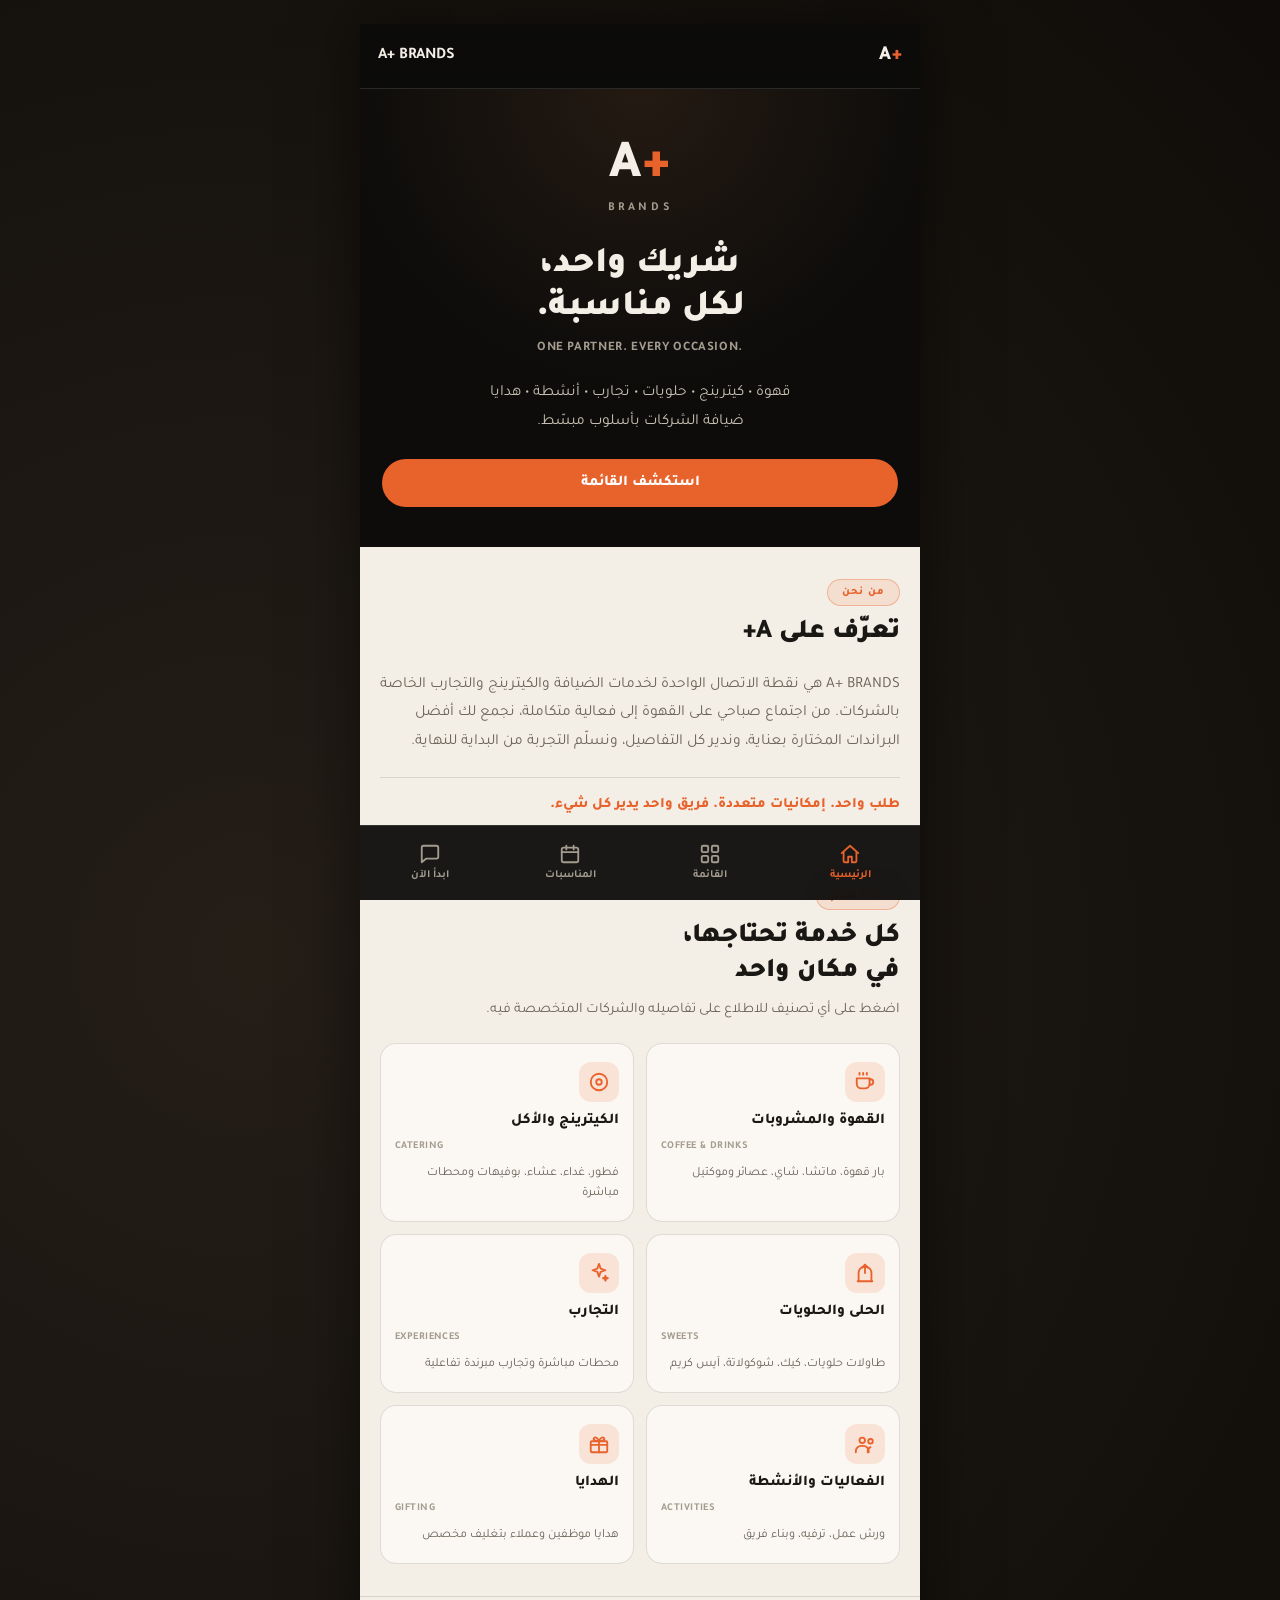
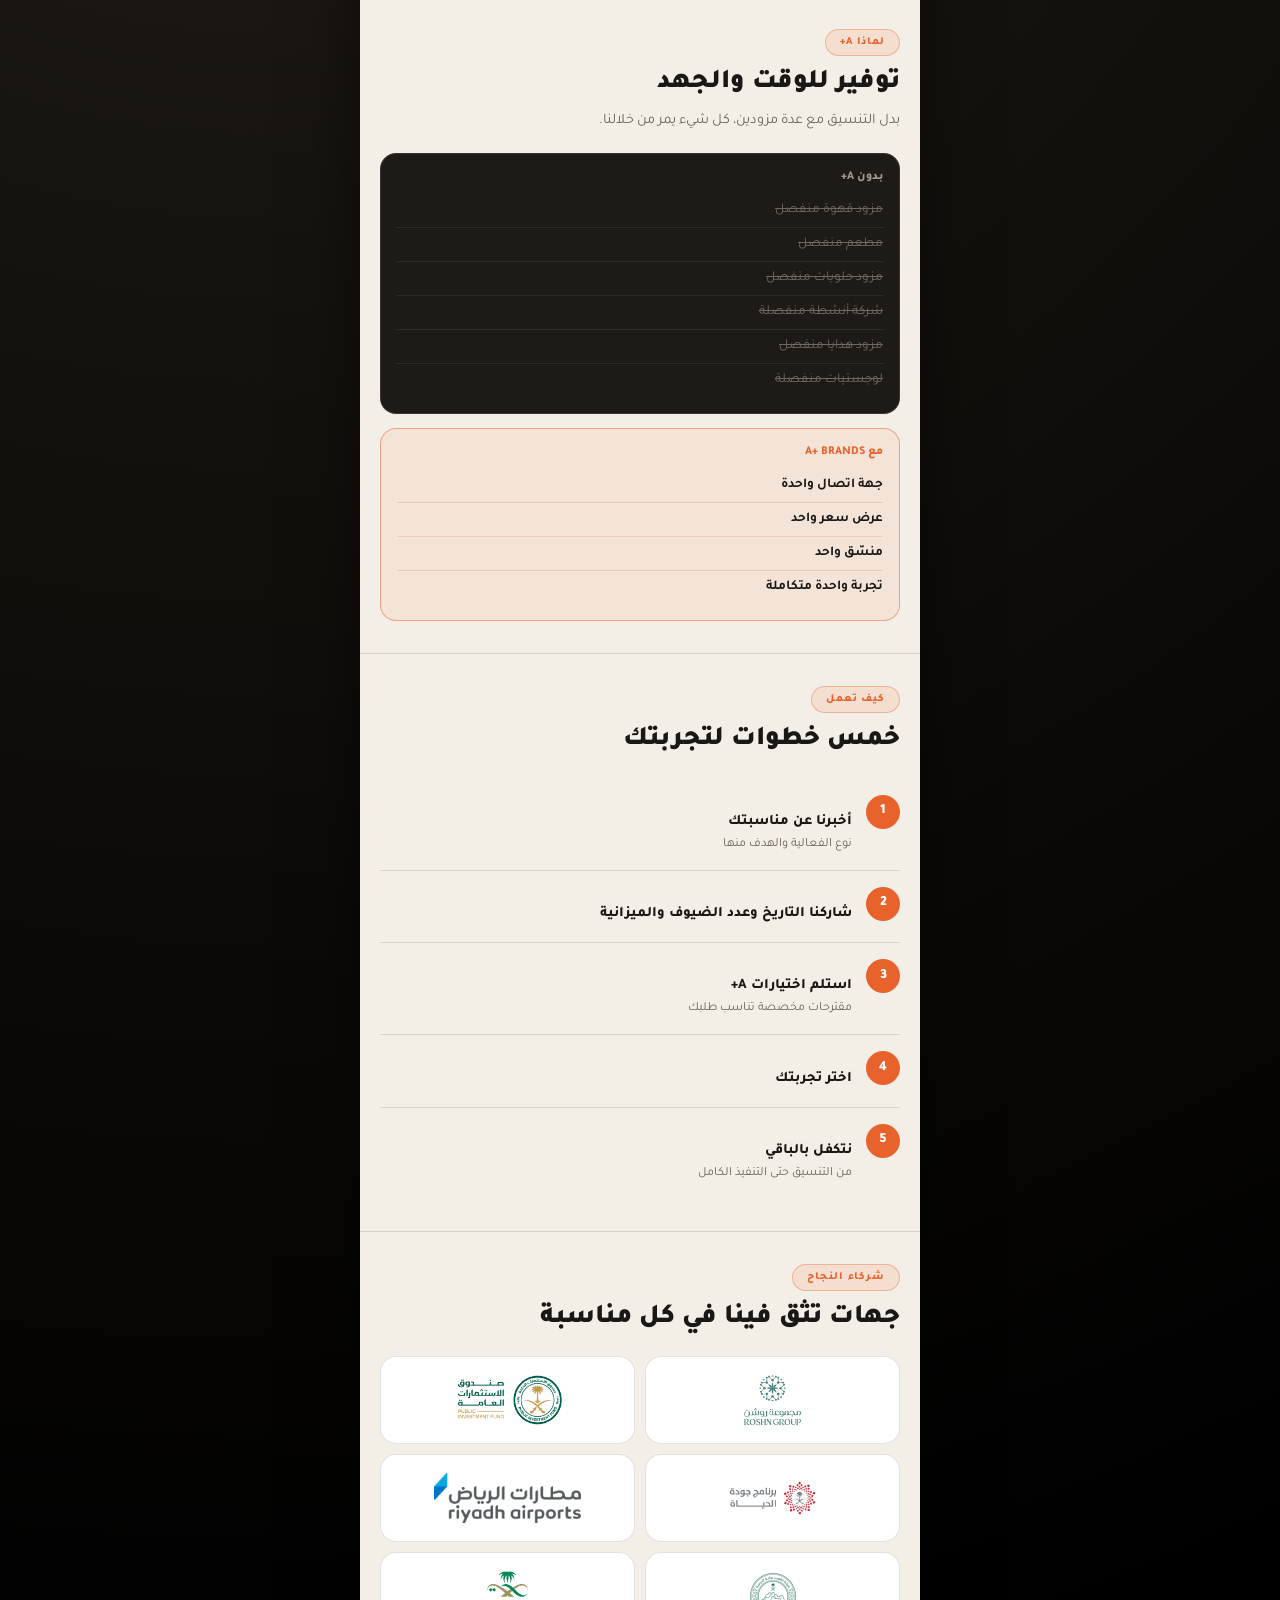
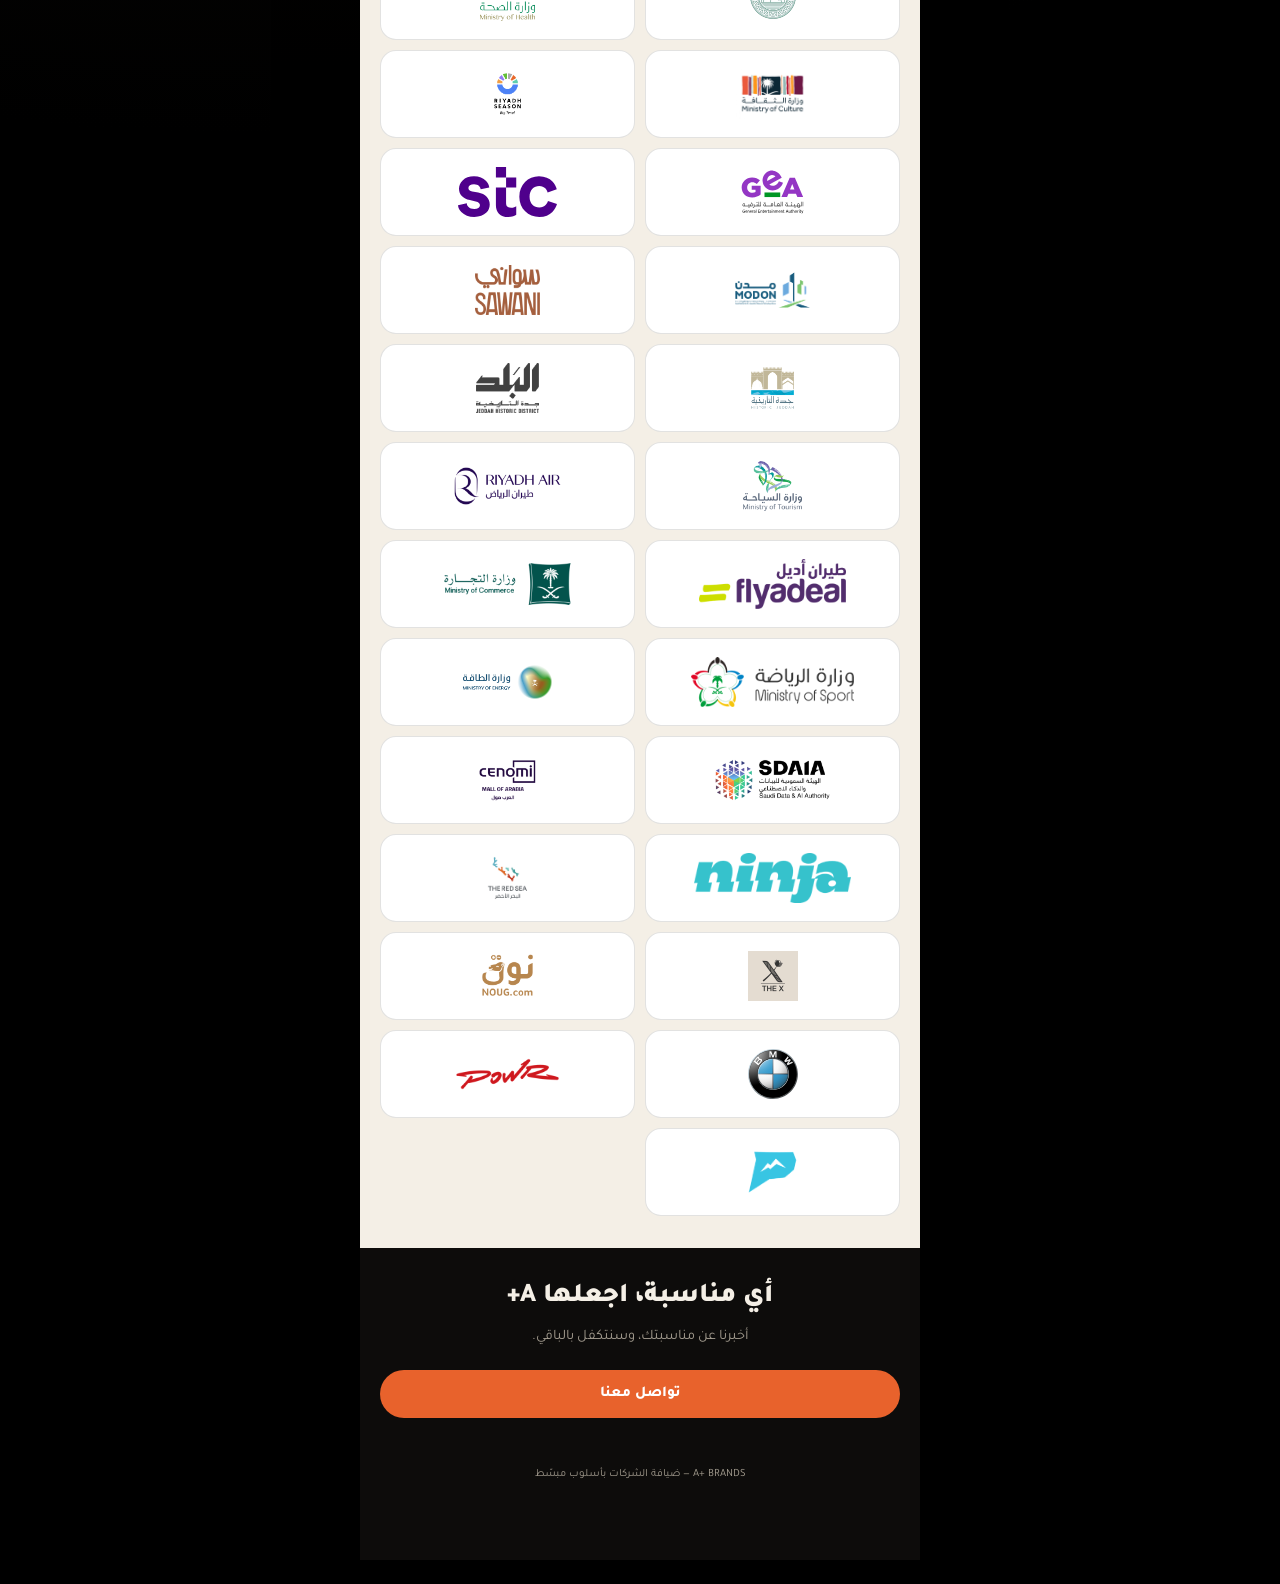
<file: A+ Brands Website/index.html>
<!doctype html>
<html lang="ar" dir="rtl">
<head>
<meta charset="UTF-8">
<meta name="viewport" content="width=device-width, initial-scale=1, viewport-fit=cover">
<title>A+ BRANDS | شريك واحد، لكل مناسبة</title>
<meta name="description" content="A+ BRANDS نقطة الاتصال الواحدة لضيافة وكيترينج وتجارب الشركات: قهوة، كيترينج، حلويات، تجارب وأنشطة، وهدايا.">
<link rel="icon" type="image/svg+xml" href="data:image/svg+xml,%3Csvg xmlns='http://www.w3.org/2000/svg' viewBox='0 0 100 100'%3E%3Crect width='100' height='100' rx='22' fill='%230d0c0b'/%3E%3Ctext x='50' y='68' font-family='Arial' font-weight='900' font-size='54' fill='%23e8622c' text-anchor='middle'%3EA+%3C/text%3E%3C/svg%3E">
<link rel="preconnect" href="https://fonts.googleapis.com">
<link rel="preconnect" href="https://fonts.gstatic.com" crossorigin>
<link href="https://fonts.googleapis.com/css2?family=Tajawal:wght@400;500;700;800;900&display=swap" rel="stylesheet">
<link rel="stylesheet" href="css/style.css">
</head>
<body>
<div class="app">

  <header class="topbar">
    <div class="topbar-inner">
      <span class="brandmark">A<span class="plus">+</span></span>
      <h1 class="page-title">A+ BRANDS</h1>
    </div>
  </header>

  <main class="content">

    <!-- الشعار والمقدمة -->
    <section class="hero">
      <div class="logo-mark">A<span class="plus">+</span></div>
      <div class="logo-sub">BRANDS</div>
      <h1 class="display">شريك واحد،<br>لكل مناسبة.</h1>
      <div class="tagline-en">ONE PARTNER. EVERY OCCASION.</div>
      <p class="lede">قهوة • كيترينج • حلويات • تجارب • أنشطة • هدايا<br>ضيافة الشركات بأسلوب مبسّط.</p>
      <div class="btn-block-wrap">
        <a href="menu.html" class="btn btn-primary">استكشف القائمة</a>
      </div>
    </section>

    <!-- من نحن -->
    <section class="section section-light">
      <div class="section-head">
        <span class="eyebrow">من نحن</span>
        <h2 class="title">تعرّف على A+</h2>
      </div>
      <p class="lede">
        A+ BRANDS هي نقطة الاتصال الواحدة لخدمات الضيافة والكيترينج والتجارب الخاصة بالشركات.
        من اجتماع صباحي على القهوة إلى فعالية متكاملة، نجمع لك أفضل البراندات المختارة بعناية،
        وندير كل التفاصيل، ونسلّم التجربة من البداية للنهاية.
      </p>
      <div class="divider" style="margin-top:20px"></div>
      <p style="margin-top:14px;font-weight:800;color:var(--orange);font-size:14.5px;line-height:1.8;">
        طلب واحد. إمكانيات متعددة. فريق واحد يدير كل شيء.
      </p>
    </section>

    <!-- ماذا نقدم -->
    <section class="section section-light reveal">
      <div class="section-head">
        <span class="eyebrow">ماذا نقدم</span>
        <h2 class="title on-light">كل خدمة تحتاجها،<br>في مكان واحد</h2>
        <p class="subtitle">اضغط على أي تصنيف للاطلاع على تفاصيله والشركات المتخصصة فيه.</p>
      </div>

      <div class="grid-2">
        <a href="menu.html?cat=drinks" class="tile">
          <div class="tile-icon">
            <svg viewBox="0 0 24 24" fill="none" stroke="currentColor" stroke-width="2" stroke-linecap="round" stroke-linejoin="round"><path d="M3 8h14v6a5 5 0 0 1-5 5H8a5 5 0 0 1-5-5V8z"/><path d="M17 9h1a3 3 0 0 1 0 6h-1"/><path d="M6 2v2M10 2v2M14 2v2"/></svg>
          </div>
          <h3>القهوة والمشروبات</h3>
          <span class="tile-en">COFFEE &amp; DRINKS</span>
          <p>بار قهوة، ماتشا، شاي، عصائر وموكتيل</p>
        </a>

        <a href="menu.html?cat=food" class="tile">
          <div class="tile-icon">
            <svg viewBox="0 0 24 24" fill="none" stroke="currentColor" stroke-width="2" stroke-linecap="round" stroke-linejoin="round"><circle cx="12" cy="12" r="9"/><circle cx="12" cy="12" r="3"/></svg>
          </div>
          <h3>الكيترينج والأكل</h3>
          <span class="tile-en">CATERING</span>
          <p>فطور، غداء، عشاء، بوفيهات ومحطات مباشرة</p>
        </a>

        <a href="menu.html?cat=sweets" class="tile">
          <div class="tile-icon">
            <svg viewBox="0 0 24 24" fill="none" stroke="currentColor" stroke-width="2" stroke-linecap="round" stroke-linejoin="round"><path d="M4 21h16"/><path d="M5 21V12a7 7 0 0 1 14 0v9"/><path d="M12 12V3"/><path d="M9 6l3-3 3 3"/></svg>
          </div>
          <h3>الحلى والحلويات</h3>
          <span class="tile-en">SWEETS</span>
          <p>طاولات حلويات، كيك، شوكولاتة، آيس كريم</p>
        </a>

        <a href="menu.html?cat=experiences" class="tile">
          <div class="tile-icon">
            <svg viewBox="0 0 24 24" fill="none" stroke="currentColor" stroke-width="2" stroke-linecap="round" stroke-linejoin="round"><path d="M12 2l1.8 5.2L19 9l-5.2 1.8L12 16l-1.8-5.2L5 9l5.2-1.8z"/><path d="M19 15l.7 2 2 .7-2 .7-.7 2-.7-2-2-.7 2-.7z"/></svg>
          </div>
          <h3>التجارب</h3>
          <span class="tile-en">EXPERIENCES</span>
          <p>محطات مباشرة وتجارب مبرندة تفاعلية</p>
        </a>

        <a href="menu.html?cat=activities" class="tile">
          <div class="tile-icon">
            <svg viewBox="0 0 24 24" fill="none" stroke="currentColor" stroke-width="2" stroke-linecap="round" stroke-linejoin="round"><circle cx="9" cy="8" r="3"/><path d="M2 21v-1a6 6 0 0 1 6-6h2a6 6 0 0 1 6 6v1"/><circle cx="18" cy="9" r="2.5"/><path d="M15 21v-1a5 5 0 0 1 3-4.58"/></svg>
          </div>
          <h3>الفعاليات والأنشطة</h3>
          <span class="tile-en">ACTIVITIES</span>
          <p>ورش عمل، ترفيه، وبناء فريق</p>
        </a>

        <a href="menu.html?cat=gifting" class="tile">
          <div class="tile-icon">
            <svg viewBox="0 0 24 24" fill="none" stroke="currentColor" stroke-width="2" stroke-linecap="round" stroke-linejoin="round"><rect x="3" y="9" width="18" height="12" rx="1"/><path d="M3 13h18"/><path d="M12 9v12"/><path d="M12 9c-1.5-4-4-5-5.5-3.5S8 9 12 9zM12 9c1.5-4 4-5 5.5-3.5S16 9 12 9z"/></svg>
          </div>
          <h3>الهدايا</h3>
          <span class="tile-en">GIFTING</span>
          <p>هدايا موظفين وعملاء بتغليف مخصص</p>
        </a>
      </div>
    </section>

    <!-- لماذا A+ -->
    <section class="section section-light reveal">
      <div class="section-head">
        <span class="eyebrow">لماذا A+</span>
        <h2 class="title">توفير للوقت والجهد</h2>
        <p class="subtitle">بدل التنسيق مع عدة مزودين، كل شيء يمر من خلالنا.</p>
      </div>

      <div class="compare">
        <div class="compare-col">
          <div class="compare-label">بدون A+</div>
          <div class="compare-row strike">مزود قهوة منفصل</div>
          <div class="compare-row strike">مطعم منفصل</div>
          <div class="compare-row strike">مزود حلويات منفصل</div>
          <div class="compare-row strike">شركة أنشطة منفصلة</div>
          <div class="compare-row strike">مزود هدايا منفصل</div>
          <div class="compare-row strike">لوجستيات منفصلة</div>
        </div>
        <div class="compare-col with">
          <div class="compare-label">مع A+ BRANDS</div>
          <div class="compare-row">جهة اتصال واحدة</div>
          <div class="compare-row">عرض سعر واحد</div>
          <div class="compare-row">منسّق واحد</div>
          <div class="compare-row">تجربة واحدة متكاملة</div>
        </div>
      </div>
    </section>

    <!-- كيف تعمل -->
    <section class="section section-light reveal">
      <div class="section-head">
        <span class="eyebrow">كيف تعمل</span>
        <h2 class="title on-light">خمس خطوات لتجربتك</h2>
      </div>
      <div class="steps">
        <div class="step">
          <div class="step-num">1</div>
          <div class="step-body"><h4>أخبرنا عن مناسبتك</h4><p>نوع الفعالية والهدف منها</p></div>
        </div>
        <div class="step">
          <div class="step-num">2</div>
          <div class="step-body"><h4>شاركنا التاريخ وعدد الضيوف والميزانية</h4></div>
        </div>
        <div class="step">
          <div class="step-num">3</div>
          <div class="step-body"><h4>استلم اختيارات A+</h4><p>مقترحات مخصصة تناسب طلبك</p></div>
        </div>
        <div class="step">
          <div class="step-num">4</div>
          <div class="step-body"><h4>اختر تجربتك</h4></div>
        </div>
        <div class="step">
          <div class="step-num">5</div>
          <div class="step-body"><h4>نتكفل بالباقي</h4><p>من التنسيق حتى التنفيذ الكامل</p></div>
        </div>
      </div>
    </section>

    <!-- شركاء النجاح -->
    <section class="section section-light">
      <div class="section-head">
        <span class="eyebrow">شركاء النجاح</span>
        <h2 class="title on-light">جهات تثق فينا في كل مناسبة</h2>
      </div>
      <div class="partners-grid">
        <div class="partner-logo"><img src="assets/partners/roshn.png" alt="مجموعة روشن" loading="lazy"></div>
        <div class="partner-logo"><img src="assets/partners/pif.png" alt="صندوق الاستثمارات العامة" loading="lazy"></div>
        <div class="partner-logo"><img src="assets/partners/quality-of-life.png" alt="برنامج جودة الحياة" loading="lazy"></div>
        <div class="partner-logo"><img src="assets/partners/riyadh-airports.png" alt="مطارات الرياض" loading="lazy"></div>
        <div class="partner-logo"><img src="assets/partners/diriyah-gate.png" alt="هيئة تطوير بوابة الدرعية" loading="lazy"></div>
        <div class="partner-logo"><img src="assets/partners/ministry-of-health.png" alt="وزارة الصحة" loading="lazy"></div>
        <div class="partner-logo"><img src="assets/partners/ministry-of-culture.png" alt="وزارة الثقافة" loading="lazy"></div>
        <div class="partner-logo"><img src="assets/partners/riyadh-season.png" alt="Riyadh Season" loading="lazy"></div>
        <div class="partner-logo"><img src="assets/partners/gea.svg" alt="الهيئة العامة للترفيه" loading="lazy"></div>
        <div class="partner-logo"><img src="assets/partners/stc.svg" alt="stc" loading="lazy"></div>
        <div class="partner-logo"><img src="assets/partners/modon.png" alt="مدن" loading="lazy"></div>
        <div class="partner-logo"><img src="assets/partners/sawani.png" alt="سواني" loading="lazy"></div>
        <div class="partner-logo"><img src="assets/partners/historic-jeddah.png" alt="جدة التاريخية" loading="lazy"></div>
        <div class="partner-logo"><img src="assets/partners/jeddah-historic-district.png" alt="البلد" loading="lazy"></div>
        <div class="partner-logo"><img src="assets/partners/ministry-of-tourism.png" alt="وزارة السياحة" loading="lazy"></div>
        <div class="partner-logo"><img src="assets/partners/riyadh-air.png" alt="طيران الرياض" loading="lazy"></div>
        <div class="partner-logo"><img src="assets/partners/flyadeal.png" alt="طيران أديل" loading="lazy"></div>
        <div class="partner-logo"><img src="assets/partners/ministry-of-commerce.png" alt="وزارة التجارة" loading="lazy"></div>
        <div class="partner-logo"><img src="assets/partners/ministry-of-sport.png" alt="وزارة الرياضة" loading="lazy"></div>
        <div class="partner-logo"><img src="assets/partners/ministry-of-energy.png" alt="وزارة الطاقة" loading="lazy"></div>
        <div class="partner-logo"><img src="assets/partners/sdaia.png" alt="سدايا" loading="lazy"></div>
        <div class="partner-logo"><img src="assets/partners/cenomi-mall-of-arabia.png" alt="سينومي مول العرب" loading="lazy"></div>
        <div class="partner-logo"><img src="assets/partners/ninja.png" alt="ninja" loading="lazy"></div>
        <div class="partner-logo"><img src="assets/partners/red-sea.png" alt="البحر الأحمر" loading="lazy"></div>
        <div class="partner-logo"><img src="assets/partners/the-x.jpg" alt="THE X" loading="lazy"></div>
        <div class="partner-logo"><img src="assets/partners/noug.png" alt="نوق" loading="lazy"></div>
        <div class="partner-logo"><img src="assets/partners/bmw.svg" alt="BMW" loading="lazy"></div>
        <div class="partner-logo"><img src="assets/partners/powr.png" alt="POWR" loading="lazy"></div>
        <div class="partner-logo"><img src="assets/partners/mystery-mark.png" alt="شريك" loading="lazy"></div>
      </div>
    </section>

    <!-- ختام -->
    <section class="section section-dark reveal" style="text-align:center;">
      <h2 class="title" style="margin-bottom:10px;">أي مناسبة، اجعلها A+</h2>
      <p class="subtitle" style="margin-bottom:20px;">أخبرنا عن مناسبتك، وسنتكفل بالباقي.</p>
      <div class="btn-block-wrap" style="margin-top:0;">
        <a href="start.html" class="btn btn-primary">تواصل معنا</a>
      </div>
    </section>

    <p class="foot-note">A+ BRANDS — ضيافة الشركات بأسلوب مبسّط</p>
  </main>

  <nav class="bottomnav">
    <div class="bottomnav-inner">
      <a href="index.html" class="navitem active">
        <svg viewBox="0 0 24 24" fill="none" stroke="currentColor" stroke-width="2" stroke-linecap="round" stroke-linejoin="round"><path d="M3 11l9-8 9 8"/><path d="M5 10v10a1 1 0 0 0 1 1h4v-6h4v6h4a1 1 0 0 0 1-1V10"/></svg>
        <span>الرئيسية</span>
      </a>
      <a href="menu.html" class="navitem">
        <svg viewBox="0 0 24 24" fill="none" stroke="currentColor" stroke-width="2" stroke-linecap="round" stroke-linejoin="round"><rect x="3" y="3" width="7" height="7" rx="1.5"/><rect x="14" y="3" width="7" height="7" rx="1.5"/><rect x="3" y="14" width="7" height="7" rx="1.5"/><rect x="14" y="14" width="7" height="7" rx="1.5"/></svg>
        <span>القائمة</span>
      </a>
      <a href="occasions.html" class="navitem">
        <svg viewBox="0 0 24 24" fill="none" stroke="currentColor" stroke-width="2" stroke-linecap="round" stroke-linejoin="round"><rect x="3" y="5" width="18" height="16" rx="2"/><path d="M16 3v4M8 3v4M3 10h18"/></svg>
        <span>المناسبات</span>
      </a>
      <a href="start.html" class="navitem">
        <svg viewBox="0 0 24 24" fill="none" stroke="currentColor" stroke-width="2" stroke-linecap="round" stroke-linejoin="round"><path d="M21 15a2 2 0 0 1-2 2H8l-5 4V5a2 2 0 0 1 2-2h14a2 2 0 0 1 2 2z"/></svg>
        <span>ابدأ الآن</span>
      </a>
    </div>
  </nav>

</div>
<script src="js/app.js"></script>
</body>
</html>
</file>
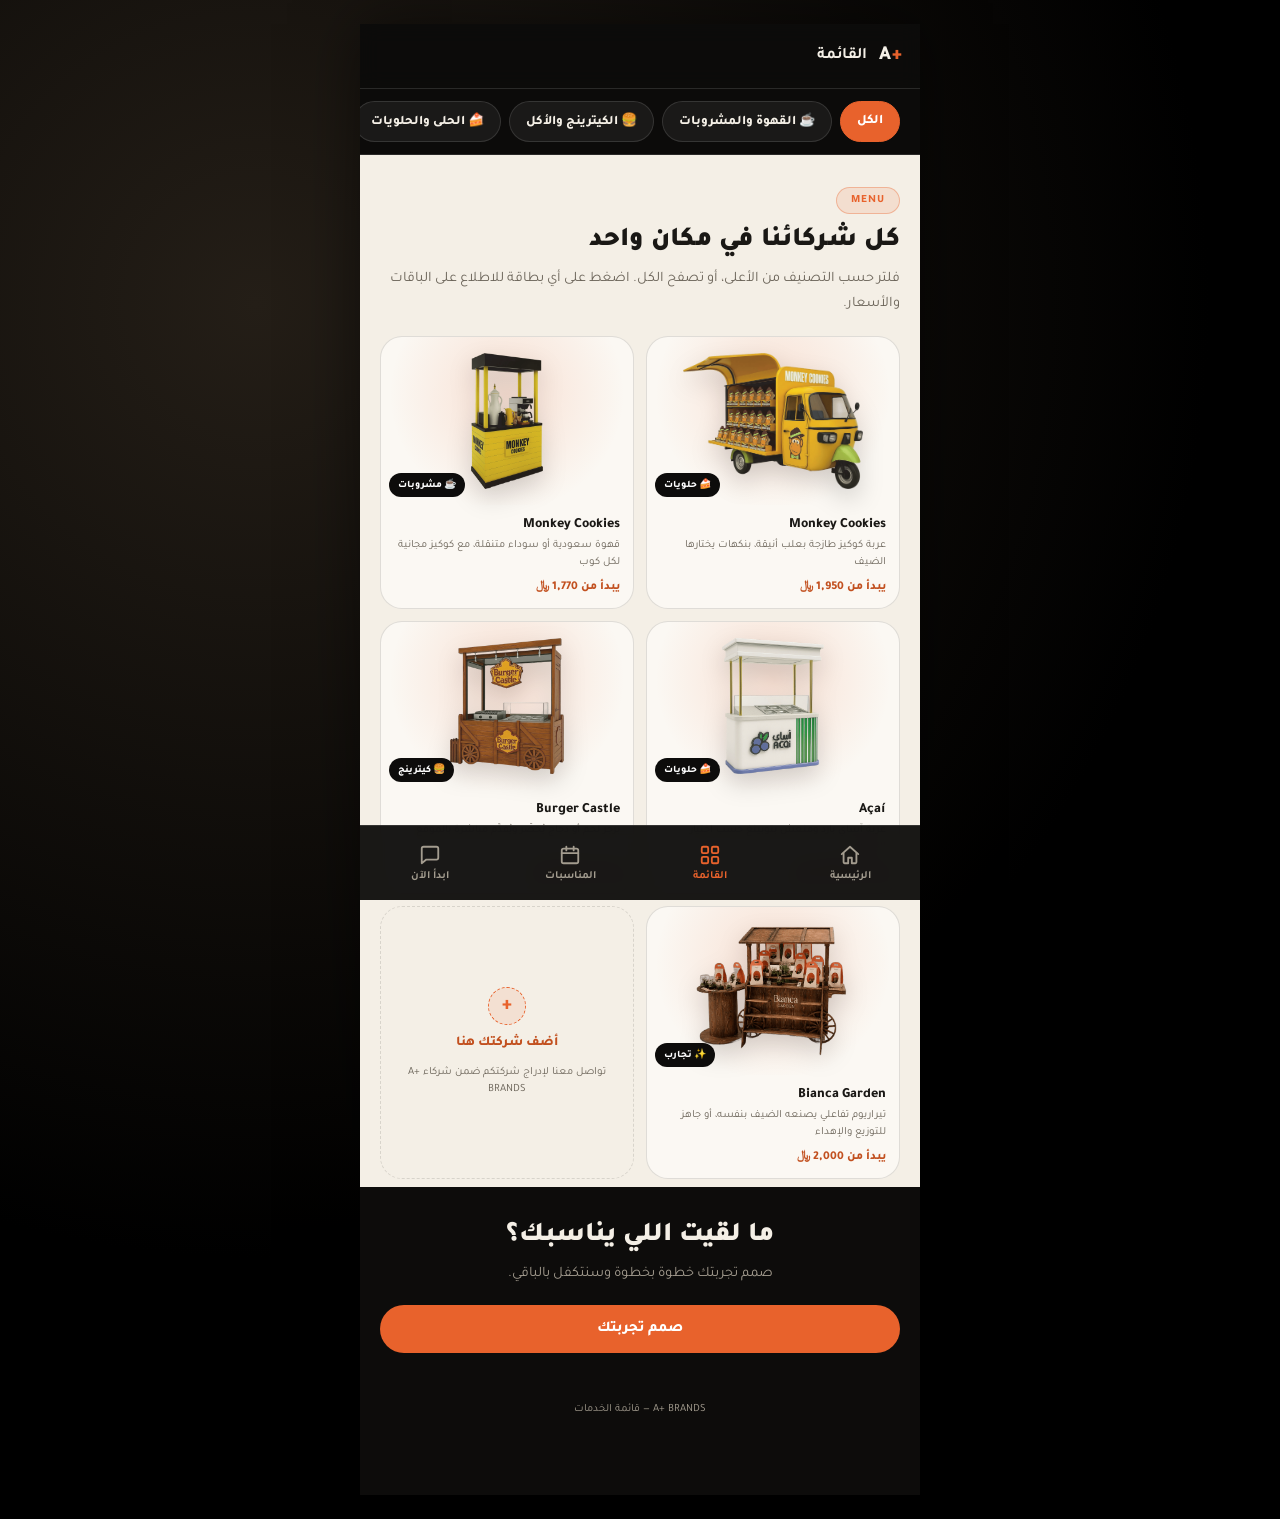
<file: A+ Brands Website/menu.html>
<!doctype html>
<html lang="ar" dir="rtl">
<head>
<meta charset="UTF-8">
<meta name="viewport" content="width=device-width, initial-scale=1, viewport-fit=cover">
<title>القائمة | A+ BRANDS</title>
<meta name="description" content="كل شركاء A+ BRANDS في مكان واحد — قهوة، كيترينج، حلويات، تجارب، أنشطة وهدايا. فلتر حسب التصنيف اللي يهمّك.">
<link rel="icon" type="image/svg+xml" href="data:image/svg+xml,%3Csvg xmlns='http://www.w3.org/2000/svg' viewBox='0 0 100 100'%3E%3Crect width='100' height='100' rx='22' fill='%230d0c0b'/%3E%3Ctext x='50' y='68' font-family='Arial' font-weight='900' font-size='54' fill='%23e8622c' text-anchor='middle'%3EA+%3C/text%3E%3C/svg%3E">
<link rel="preconnect" href="https://fonts.googleapis.com">
<link rel="preconnect" href="https://fonts.gstatic.com" crossorigin>
<link href="https://fonts.googleapis.com/css2?family=Tajawal:wght@400;500;700;800;900&display=swap" rel="stylesheet">
<link rel="stylesheet" href="css/style.css">
</head>
<body>
<div class="app">

  <header class="topbar">
    <div class="topbar-inner">
      <span class="brandmark">A<span class="plus">+</span></span>
      <h1 class="page-title">القائمة</h1>
    </div>
  </header>

  <div class="filter-bar">
    <span class="filter-chip active" data-filter="all">الكل</span>
    <span class="filter-chip" data-filter="drinks">☕ القهوة والمشروبات</span>
    <span class="filter-chip" data-filter="food">🍔 الكيترينج والأكل</span>
    <span class="filter-chip" data-filter="sweets">🍰 الحلى والحلويات</span>
    <span class="filter-chip" data-filter="experiences">✨ التجارب</span>
    <span class="filter-chip" data-filter="activities">🎉 الفعاليات والأنشطة</span>
    <span class="filter-chip" data-filter="gifting">🎁 الهدايا</span>
  </div>

  <main class="content">

    <section class="section section-light" style="padding-bottom:8px;">
      <div class="section-head">
        <span class="eyebrow">MENU</span>
        <h2 class="title on-light">كل شركائنا في مكان واحد</h2>
        <p class="subtitle">فلتر حسب التصنيف من الأعلى، أو تصفح الكل. اضغط على أي بطاقة للاطلاع على الباقات والأسعار.</p>
      </div>

      <div class="listing-grid">

        <a href="vendor-monkey-cookies.html#cookies-cart" class="listing-card" data-cat="sweets">
          <div class="listing-card-img">
            <img src="assets/vendors/carts/monkey-cookies-cart.png" alt="عربة كوكيز Monkey Cookies" loading="lazy">
            <span class="listing-badge">🍰 حلويات</span>
          </div>
          <div class="listing-card-body">
            <h3>Monkey Cookies</h3>
            <p class="listing-sub">عربة كوكيز طازجة بعلب أنيقة، بنكهات يختارها الضيف</p>
            <p class="listing-price">يبدأ من 1,950 ﷼</p>
          </div>
        </a>

        <a href="vendor-monkey-cookies.html#coffee-stand" class="listing-card" data-cat="drinks">
          <div class="listing-card-img">
            <img src="assets/vendors/carts/coffee-stand-cart.png" alt="ستاند قهوة Monkey Cookies" loading="lazy">
            <span class="listing-badge">☕ مشروبات</span>
          </div>
          <div class="listing-card-body">
            <h3>Monkey Cookies</h3>
            <p class="listing-sub">قهوة سعودية أو سوداء متنقلة، مع كوكيز مجانية لكل كوب</p>
            <p class="listing-price">يبدأ من 1,770 ﷼</p>
          </div>
        </a>

        <a href="vendor-acai.html" class="listing-card" data-cat="sweets">
          <div class="listing-card-img">
            <img src="assets/vendors/carts/acai-cart.png" alt="عربة آساي Açaí" loading="lazy">
            <span class="listing-badge">🍰 حلويات</span>
          </div>
          <div class="listing-card-body">
            <h3>Açaí</h3>
            <p class="listing-sub">عربة آساي بارد ومنعش بتوبينغ حسب اختيار الضيوف</p>
            <p class="listing-price">يبدأ من 2,400 ﷼</p>
          </div>
        </a>

        <a href="vendor-burger-castle.html" class="listing-card" data-cat="food">
          <div class="listing-card-img">
            <img src="assets/vendors/carts/burger-castle-cart.png" alt="عربة Burger Castle" loading="lazy">
            <span class="listing-badge">🍔 كيترينج</span>
          </div>
          <div class="listing-card-body">
            <h3>Burger Castle</h3>
            <p class="listing-sub">برجر لحم أو دجاج يُحضّر ويُقدَّم مباشرة بالموقع</p>
            <p class="listing-price">يبدأ من 2,875 ﷼</p>
          </div>
        </a>

        <a href="vendor-bianca-garden.html" class="listing-card" data-cat="experiences">
          <div class="listing-card-img">
            <img src="assets/vendors/carts/bianca-garden-cart.png" alt="عربة Bianca Garden" loading="lazy">
            <span class="listing-badge">✨ تجارب</span>
          </div>
          <div class="listing-card-body">
            <h3>Bianca Garden</h3>
            <p class="listing-sub">تيراريوم تفاعلي يصنعه الضيف بنفسه، أو جاهز للتوزيع والإهداء</p>
            <p class="listing-price">يبدأ من 2,000 ﷼</p>
          </div>
        </a>

        <a href="start.html" class="listing-card add">
          <span class="add-icon">+</span>
          <h3>أضف شركتك هنا</h3>
          <p>تواصل معنا لإدراج شركتكم ضمن شركاء A+ BRANDS</p>
        </a>

      </div>

      <p id="listingEmpty" class="listing-empty">ما عندنا شركاء بهذا التصنيف بعد — نعمل على إضافتهم قريبًا.</p>
    </section>

    <section class="section section-dark" style="text-align:center;">
      <h2 class="title" style="margin-bottom:8px;">ما لقيت اللي يناسبك؟</h2>
      <p class="subtitle" style="margin-bottom:18px;">صمم تجربتك خطوة بخطوة وسنتكفل بالباقي.</p>
      <div class="btn-block-wrap" style="margin-top:0;">
        <a href="start.html" class="btn btn-primary">صمم تجربتك</a>
      </div>
    </section>

    <p class="foot-note">A+ BRANDS — قائمة الخدمات</p>
  </main>

  <nav class="bottomnav">
    <div class="bottomnav-inner">
      <a href="index.html" class="navitem">
        <svg viewBox="0 0 24 24" fill="none" stroke="currentColor" stroke-width="2" stroke-linecap="round" stroke-linejoin="round"><path d="M3 11l9-8 9 8"/><path d="M5 10v10a1 1 0 0 0 1 1h4v-6h4v6h4a1 1 0 0 0 1-1V10"/></svg>
        <span>الرئيسية</span>
      </a>
      <a href="menu.html" class="navitem active">
        <svg viewBox="0 0 24 24" fill="none" stroke="currentColor" stroke-width="2" stroke-linecap="round" stroke-linejoin="round"><rect x="3" y="3" width="7" height="7" rx="1.5"/><rect x="14" y="3" width="7" height="7" rx="1.5"/><rect x="3" y="14" width="7" height="7" rx="1.5"/><rect x="14" y="14" width="7" height="7" rx="1.5"/></svg>
        <span>القائمة</span>
      </a>
      <a href="occasions.html" class="navitem">
        <svg viewBox="0 0 24 24" fill="none" stroke="currentColor" stroke-width="2" stroke-linecap="round" stroke-linejoin="round"><rect x="3" y="5" width="18" height="16" rx="2"/><path d="M16 3v4M8 3v4M3 10h18"/></svg>
        <span>المناسبات</span>
      </a>
      <a href="start.html" class="navitem">
        <svg viewBox="0 0 24 24" fill="none" stroke="currentColor" stroke-width="2" stroke-linecap="round" stroke-linejoin="round"><path d="M21 15a2 2 0 0 1-2 2H8l-5 4V5a2 2 0 0 1 2-2h14a2 2 0 0 1 2 2z"/></svg>
        <span>ابدأ الآن</span>
      </a>
    </div>
  </nav>

</div>
<script src="js/app.js"></script>
</body>
</html>
</file>
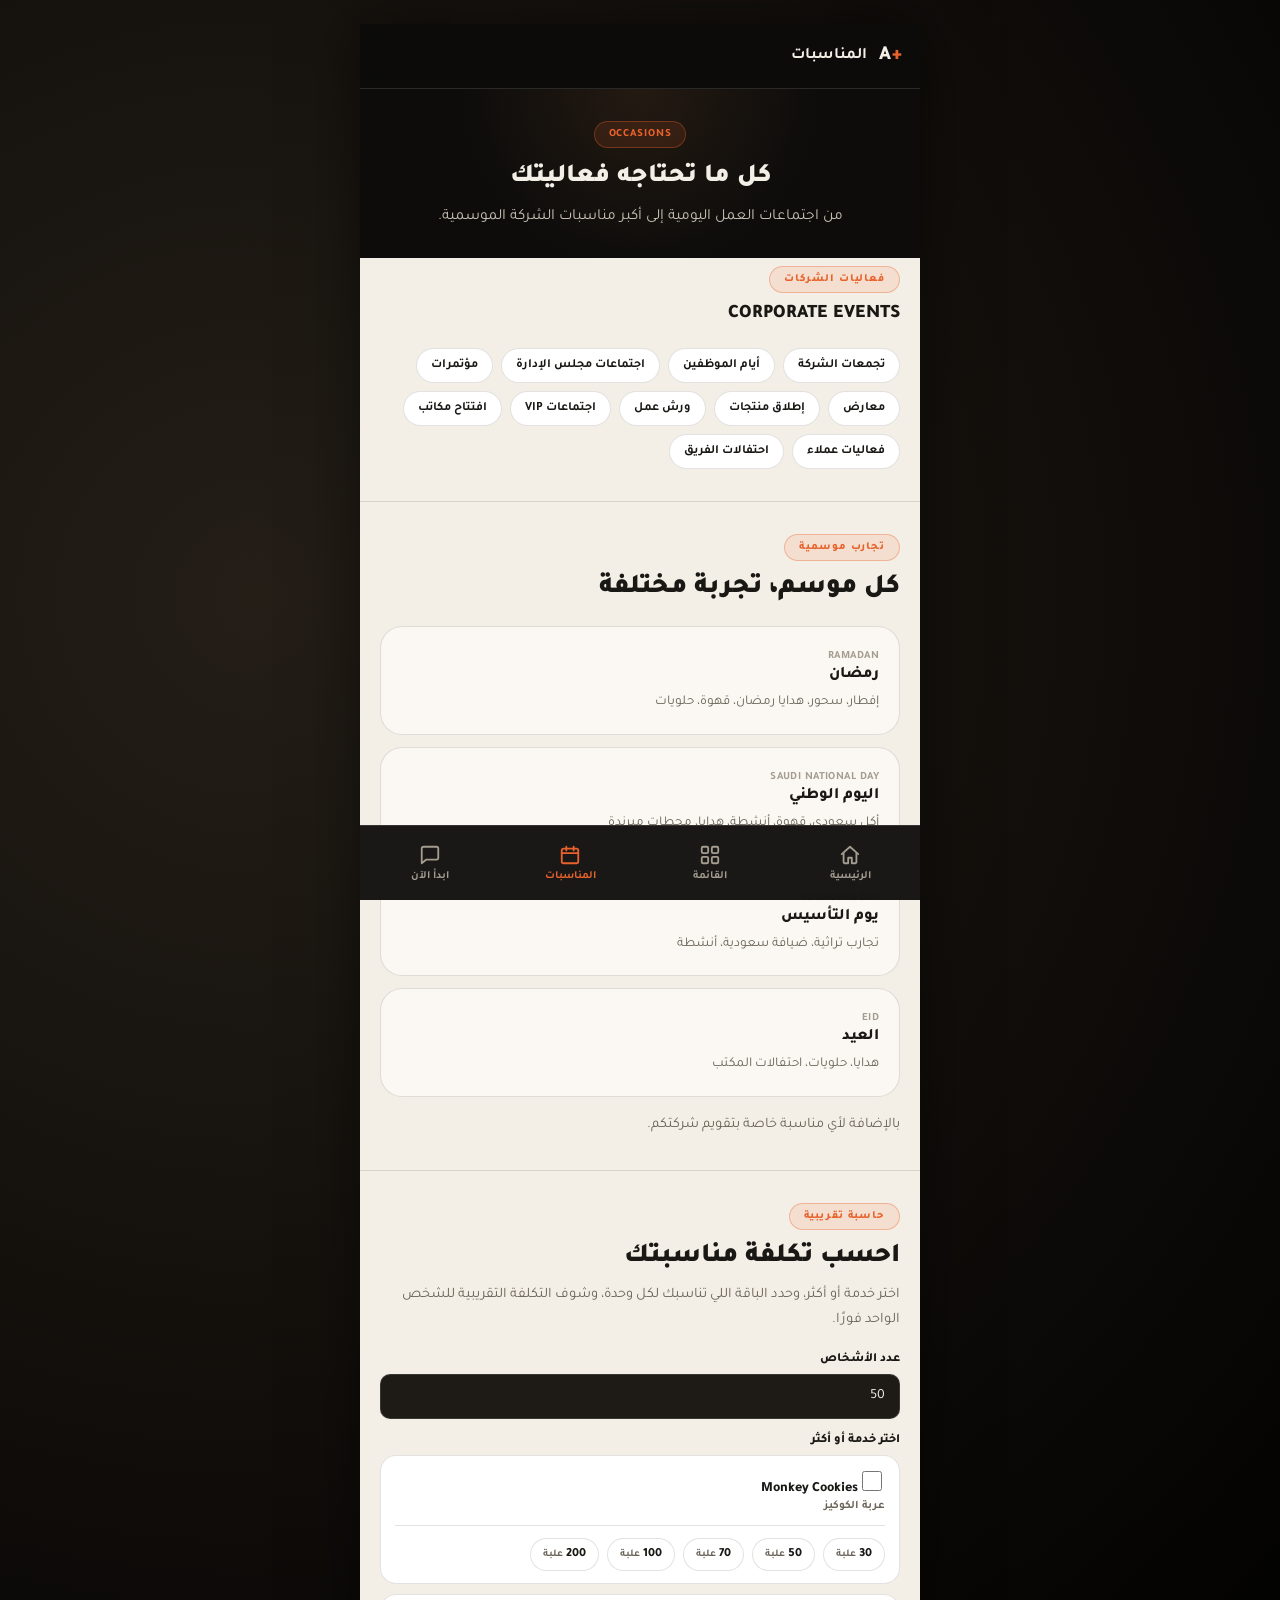
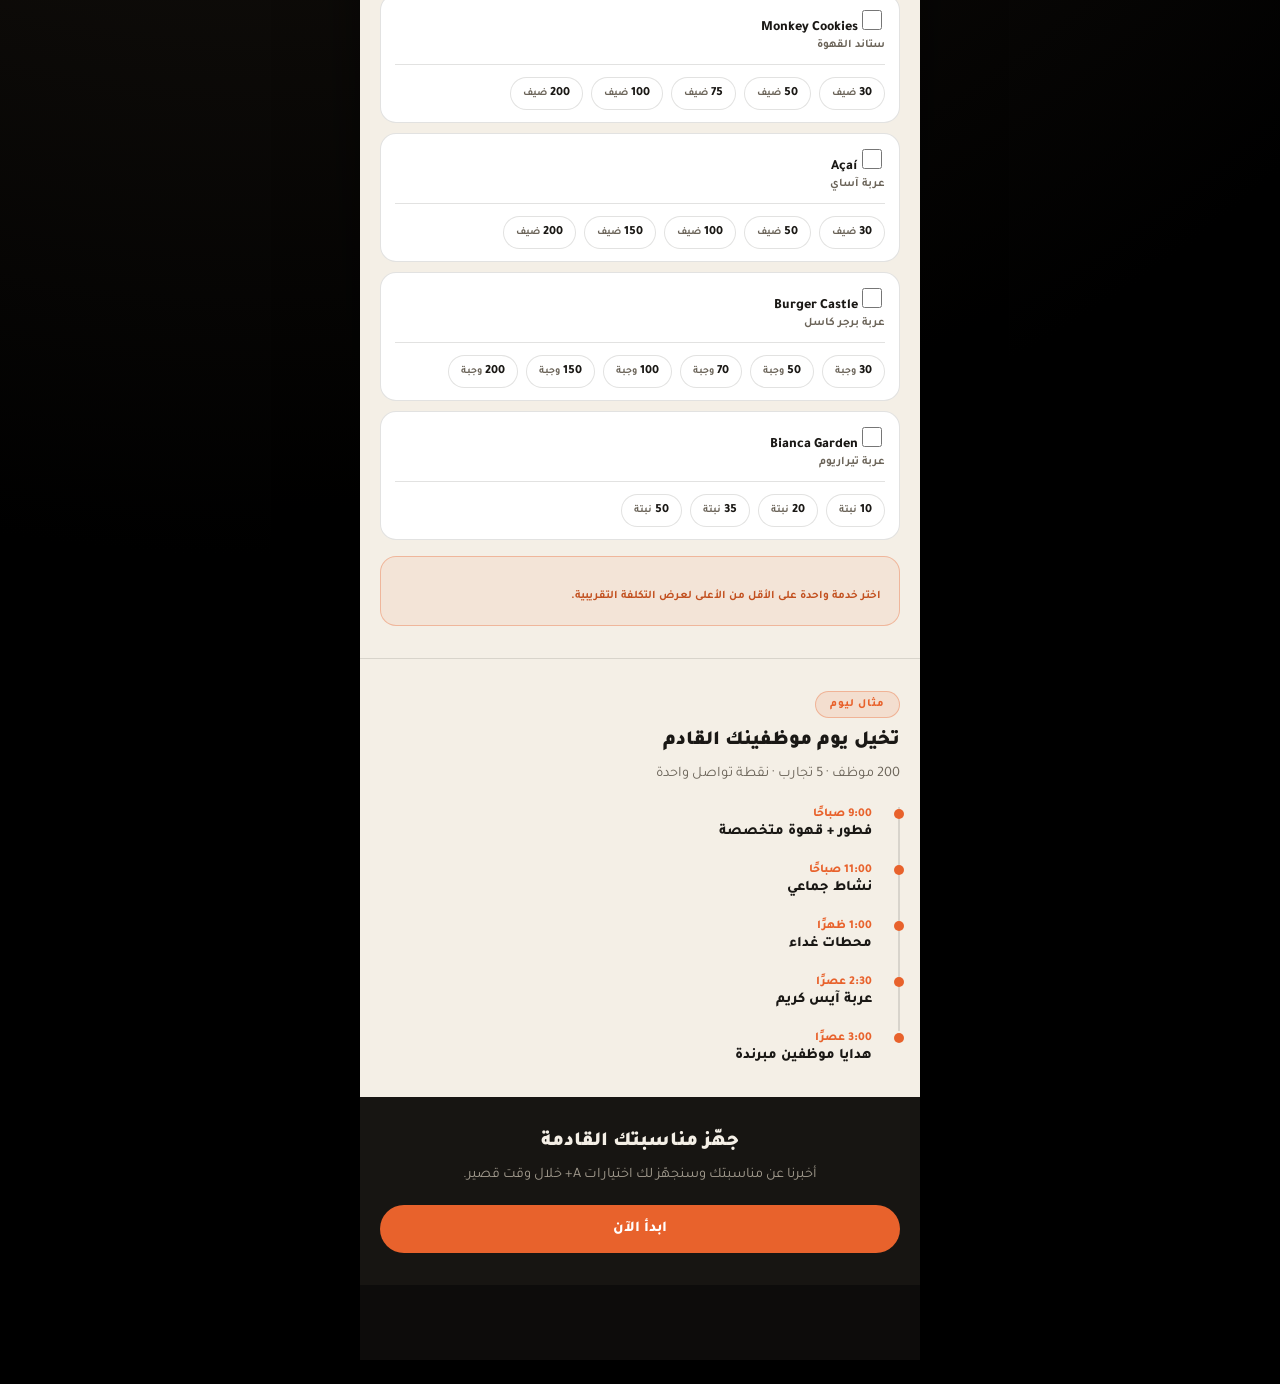
<file: A+ Brands Website/occasions.html>
<!doctype html>
<html lang="ar" dir="rtl">
<head>
<meta charset="UTF-8">
<meta name="viewport" content="width=device-width, initial-scale=1, viewport-fit=cover">
<title>المناسبات | A+ BRANDS</title>
<meta name="description" content="فعاليات الشركات والمناسبات الموسمية مثل رمضان واليوم الوطني ويوم التأسيس والعيد — مع مثال ليوم موظفين كامل من A+ BRANDS.">
<link rel="icon" type="image/svg+xml" href="data:image/svg+xml,%3Csvg xmlns='http://www.w3.org/2000/svg' viewBox='0 0 100 100'%3E%3Crect width='100' height='100' rx='22' fill='%230d0c0b'/%3E%3Ctext x='50' y='68' font-family='Arial' font-weight='900' font-size='54' fill='%23e8622c' text-anchor='middle'%3EA+%3C/text%3E%3C/svg%3E">
<link rel="preconnect" href="https://fonts.googleapis.com">
<link rel="preconnect" href="https://fonts.gstatic.com" crossorigin>
<link href="https://fonts.googleapis.com/css2?family=Tajawal:wght@400;500;700;800;900&display=swap" rel="stylesheet">
<link rel="stylesheet" href="css/style.css">
</head>
<body>
<div class="app">

  <header class="topbar">
    <div class="topbar-inner">
      <span class="brandmark">A<span class="plus">+</span></span>
      <h1 class="page-title">المناسبات</h1>
    </div>
  </header>

  <main class="content">

    <section class="hero" style="padding:32px 22px 26px;">
      <span class="eyebrow">OCCASIONS</span>
      <h1 class="display" style="font-size:26px;">كل ما تحتاجه فعاليتك</h1>
      <p class="lede">من اجتماعات العمل اليومية إلى أكبر مناسبات الشركة الموسمية.</p>
    </section>

    <!-- فعاليات الشركات -->
    <section class="section section-light" style="padding-top:8px;">
      <div class="section-head">
        <span class="eyebrow">فعاليات الشركات</span>
        <h2 class="title" style="font-size:19px;">CORPORATE EVENTS</h2>
      </div>
      <div class="chips">
        <span class="chip">تجمعات الشركة</span>
        <span class="chip">أيام الموظفين</span>
        <span class="chip">اجتماعات مجلس الإدارة</span>
        <span class="chip">مؤتمرات</span>
        <span class="chip">معارض</span>
        <span class="chip">إطلاق منتجات</span>
        <span class="chip">ورش عمل</span>
        <span class="chip">اجتماعات VIP</span>
        <span class="chip">افتتاح مكاتب</span>
        <span class="chip">فعاليات عملاء</span>
        <span class="chip">احتفالات الفريق</span>
      </div>
    </section>

    <!-- تجارب موسمية -->
    <section class="section section-light">
      <div class="section-head">
        <span class="eyebrow">تجارب موسمية</span>
        <h2 class="title on-light">كل موسم، تجربة مختلفة</h2>
      </div>

      <div class="card">
        <span class="en">RAMADAN</span>
        <h3>رمضان</h3>
        <p>إفطار، سحور، هدايا رمضان، قهوة، حلويات</p>
      </div>
      <div class="card">
        <span class="en">SAUDI NATIONAL DAY</span>
        <h3>اليوم الوطني</h3>
        <p>أكل سعودي، قهوة، أنشطة، هدايا، محطات مبرندة</p>
      </div>
      <div class="card">
        <span class="en">FOUNDING DAY</span>
        <h3>يوم التأسيس</h3>
        <p>تجارب تراثية، ضيافة سعودية، أنشطة</p>
      </div>
      <div class="card">
        <span class="en">EID</span>
        <h3>العيد</h3>
        <p>هدايا، حلويات، احتفالات المكتب</p>
      </div>

      <p class="subtitle" style="margin-top:16px;">بالإضافة لأي مناسبة خاصة بتقويم شركتكم.</p>
    </section>

    <!-- حاسبة التكلفة -->
    <section class="section section-light">
      <div class="section-head">
        <span class="eyebrow">حاسبة تقريبية</span>
        <h2 class="title on-light">احسب تكلفة مناسبتك</h2>
        <p class="subtitle">اختر خدمة أو أكثر، وحدد الباقة اللي تناسبك لكل وحدة، وشوف التكلفة التقريبية للشخص الواحد فورًا.</p>
      </div>

      <div class="calc-box">
        <div class="form-field">
          <label for="calcGuests">عدد الأشخاص</label>
          <input type="number" id="calcGuests" min="1" placeholder="مثال: 80" value="50">
        </div>
        <div class="form-field">
          <label>اختر خدمة أو أكثر</label>
          <div id="calcServices" class="calc-services"></div>
        </div>

        <div id="calcResult" class="calc-result"></div>
      </div>
    </section>

    <!-- مثال ليوم -->
    <section class="section section-light">
      <div class="section-head">
        <span class="eyebrow">مثال ليوم</span>
        <h2 class="title" style="font-size:20px;">تخيل يوم موظفينك القادم</h2>
        <p class="subtitle">200 موظف · 5 تجارب · نقطة تواصل واحدة</p>
      </div>

      <div class="timeline">
        <div class="tl-item">
          <div class="tl-time">9:00 صباحًا</div>
          <div class="tl-title">فطور + قهوة متخصصة</div>
        </div>
        <div class="tl-item">
          <div class="tl-time">11:00 صباحًا</div>
          <div class="tl-title">نشاط جماعي</div>
        </div>
        <div class="tl-item">
          <div class="tl-time">1:00 ظهرًا</div>
          <div class="tl-title">محطات غداء</div>
        </div>
        <div class="tl-item">
          <div class="tl-time">2:30 عصرًا</div>
          <div class="tl-title">عربة آيس كريم</div>
        </div>
        <div class="tl-item">
          <div class="tl-time">3:00 عصرًا</div>
          <div class="tl-title">هدايا موظفين مبرندة</div>
        </div>
      </div>
    </section>

    <section class="section section-soft" style="text-align:center;">
      <h2 class="title" style="font-size:20px;margin-bottom:8px;">جهّز مناسبتك القادمة</h2>
      <p class="subtitle" style="margin-bottom:18px;">أخبرنا عن مناسبتك وسنجهّز لك اختيارات A+ خلال وقت قصير.</p>
      <div class="btn-block-wrap" style="margin-top:0;">
        <a href="start.html" class="btn btn-primary">ابدأ الآن</a>
      </div>
    </section>

  </main>

  <nav class="bottomnav">
    <div class="bottomnav-inner">
      <a href="index.html" class="navitem">
        <svg viewBox="0 0 24 24" fill="none" stroke="currentColor" stroke-width="2" stroke-linecap="round" stroke-linejoin="round"><path d="M3 11l9-8 9 8"/><path d="M5 10v10a1 1 0 0 0 1 1h4v-6h4v6h4a1 1 0 0 0 1-1V10"/></svg>
        <span>الرئيسية</span>
      </a>
      <a href="menu.html" class="navitem">
        <svg viewBox="0 0 24 24" fill="none" stroke="currentColor" stroke-width="2" stroke-linecap="round" stroke-linejoin="round"><rect x="3" y="3" width="7" height="7" rx="1.5"/><rect x="14" y="3" width="7" height="7" rx="1.5"/><rect x="3" y="14" width="7" height="7" rx="1.5"/><rect x="14" y="14" width="7" height="7" rx="1.5"/></svg>
        <span>القائمة</span>
      </a>
      <a href="occasions.html" class="navitem active">
        <svg viewBox="0 0 24 24" fill="none" stroke="currentColor" stroke-width="2" stroke-linecap="round" stroke-linejoin="round"><rect x="3" y="5" width="18" height="16" rx="2"/><path d="M16 3v4M8 3v4M3 10h18"/></svg>
        <span>المناسبات</span>
      </a>
      <a href="start.html" class="navitem">
        <svg viewBox="0 0 24 24" fill="none" stroke="currentColor" stroke-width="2" stroke-linecap="round" stroke-linejoin="round"><path d="M21 15a2 2 0 0 1-2 2H8l-5 4V5a2 2 0 0 1 2-2h14a2 2 0 0 1 2 2z"/></svg>
        <span>ابدأ الآن</span>
      </a>
    </div>
  </nav>

</div>
<script src="js/app.js"></script>
</body>
</html>
</file>
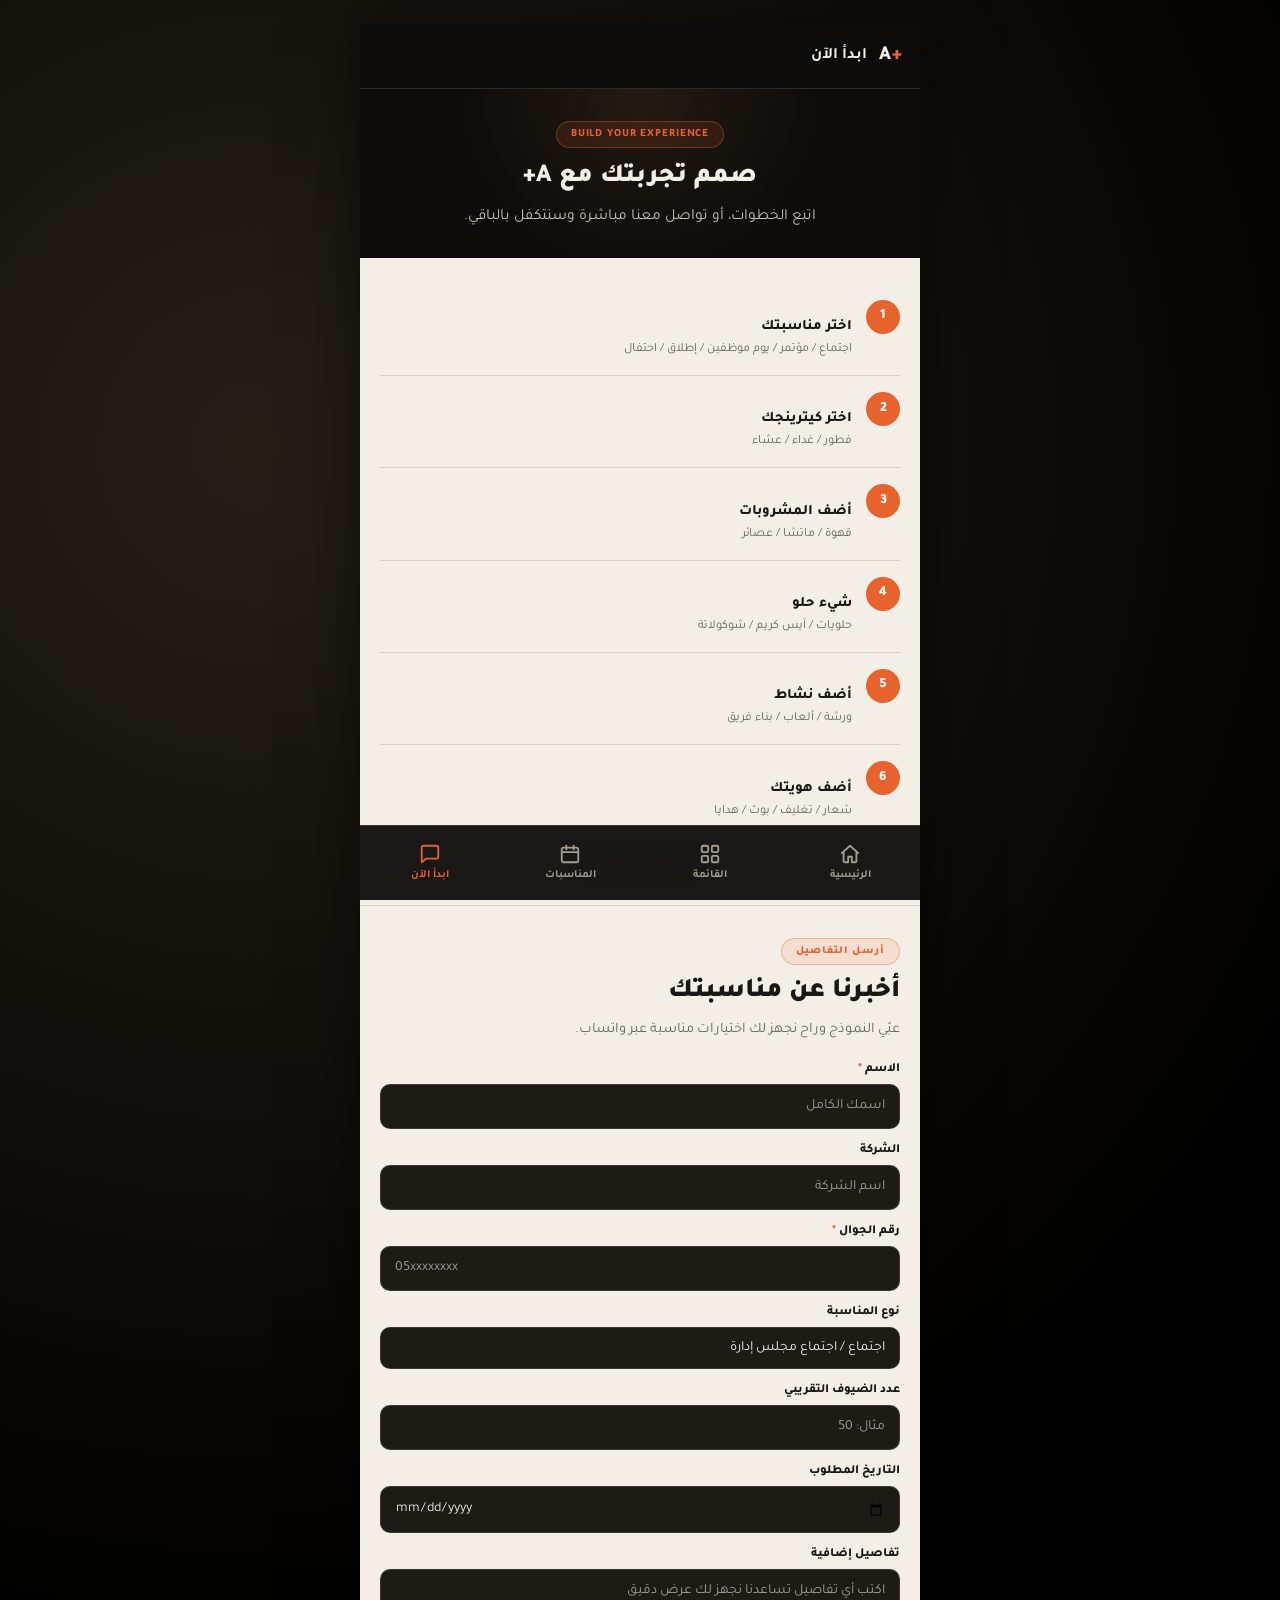
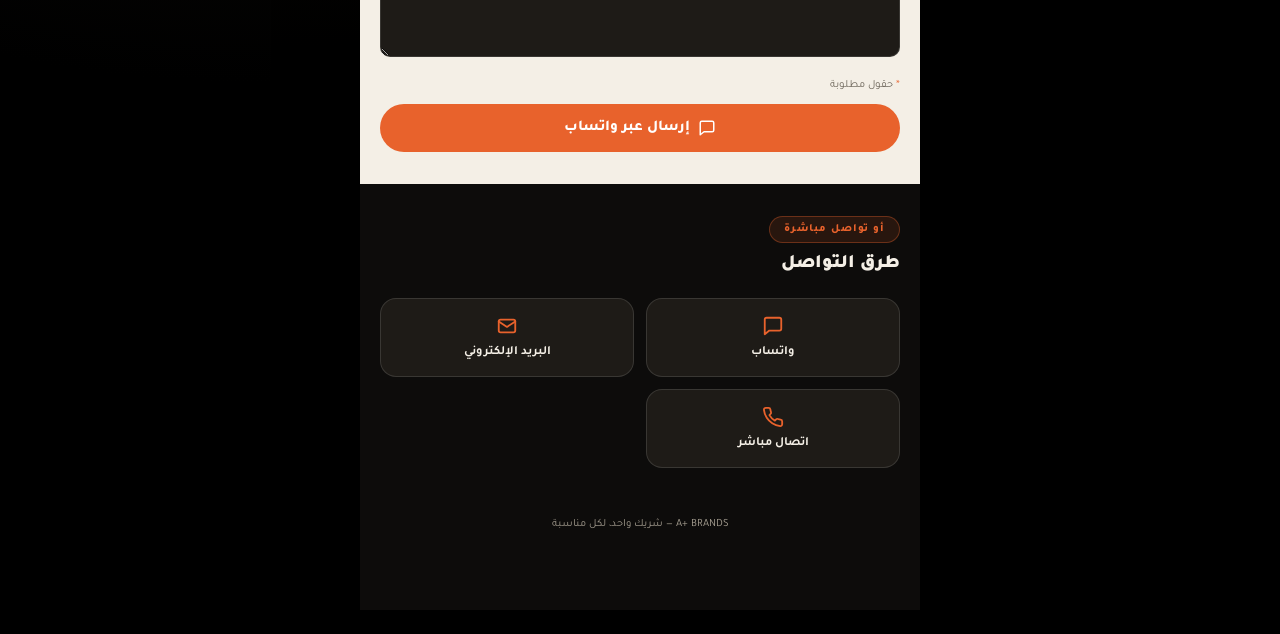
<file: A+ Brands Website/start.html>
<!doctype html>
<html lang="ar" dir="rtl">
<head>
<meta charset="UTF-8">
<meta name="viewport" content="width=device-width, initial-scale=1, viewport-fit=cover">
<title>ابدأ الآن | A+ BRANDS</title>
<meta name="description" content="صمم تجربتك مع A+ BRANDS خطوة بخطوة، وأرسل تفاصيل مناسبتك ليصلك عرض مخصص.">
<link rel="icon" type="image/svg+xml" href="data:image/svg+xml,%3Csvg xmlns='http://www.w3.org/2000/svg' viewBox='0 0 100 100'%3E%3Crect width='100' height='100' rx='22' fill='%230d0c0b'/%3E%3Ctext x='50' y='68' font-family='Arial' font-weight='900' font-size='54' fill='%23e8622c' text-anchor='middle'%3EA+%3C/text%3E%3C/svg%3E">
<link rel="preconnect" href="https://fonts.googleapis.com">
<link rel="preconnect" href="https://fonts.gstatic.com" crossorigin>
<link href="https://fonts.googleapis.com/css2?family=Tajawal:wght@400;500;700;800;900&display=swap" rel="stylesheet">
<link rel="stylesheet" href="css/style.css">
</head>
<body>
<div class="app">

  <header class="topbar">
    <div class="topbar-inner">
      <span class="brandmark">A<span class="plus">+</span></span>
      <h1 class="page-title">ابدأ الآن</h1>
    </div>
  </header>

  <main class="content">

    <section class="hero" style="padding:32px 22px 26px;">
      <span class="eyebrow">BUILD YOUR EXPERIENCE</span>
      <h1 class="display" style="font-size:26px;">صمم تجربتك مع A+</h1>
      <p class="lede">اتبع الخطوات، أو تواصل معنا مباشرة وسنتكفل بالباقي.</p>
    </section>

    <!-- خطوات البناء -->
    <section class="section section-light" style="padding-top:8px;">
      <div class="steps">
        <div class="step">
          <div class="step-num">1</div>
          <div class="step-body">
            <h4>اختر مناسبتك</h4>
            <p>اجتماع / مؤتمر / يوم موظفين / إطلاق / احتفال</p>
          </div>
        </div>
        <div class="step">
          <div class="step-num">2</div>
          <div class="step-body">
            <h4>اختر كيترينجك</h4>
            <p>فطور / غداء / عشاء</p>
          </div>
        </div>
        <div class="step">
          <div class="step-num">3</div>
          <div class="step-body">
            <h4>أضف المشروبات</h4>
            <p>قهوة / ماتشا / عصائر</p>
          </div>
        </div>
        <div class="step">
          <div class="step-num">4</div>
          <div class="step-body">
            <h4>شيء حلو</h4>
            <p>حلويات / آيس كريم / شوكولاتة</p>
          </div>
        </div>
        <div class="step">
          <div class="step-num">5</div>
          <div class="step-body">
            <h4>أضف نشاط</h4>
            <p>ورشة / ألعاب / بناء فريق</p>
          </div>
        </div>
        <div class="step">
          <div class="step-num">6</div>
          <div class="step-body">
            <h4>أضف هويتك</h4>
            <p>شعار / تغليف / بوث / هدايا</p>
          </div>
        </div>
      </div>
      <p style="margin-top:18px;font-weight:800;color:var(--orange);font-size:15px;text-align:center;">A+ تتكفل بالباقي.</p>
    </section>

    <!-- نموذج التواصل -->
    <section class="section section-light">
      <div class="section-head">
        <span class="eyebrow">أرسل التفاصيل</span>
        <h2 class="title on-light">أخبرنا عن مناسبتك</h2>
        <p class="subtitle">عبّي النموذج وراح نجهز لك اختيارات مناسبة عبر واتساب.</p>
      </div>

      <form id="inquiryForm">
        <div class="form-field">
          <label for="name">الاسم <span class="req">*</span></label>
          <input type="text" id="name" name="name" placeholder="اسمك الكامل" required>
        </div>
        <div class="form-field">
          <label for="company">الشركة</label>
          <input type="text" id="company" name="company" placeholder="اسم الشركة">
        </div>
        <div class="form-field">
          <label for="phone">رقم الجوال <span class="req">*</span></label>
          <input type="tel" id="phone" name="phone" placeholder="05xxxxxxxx" required>
        </div>
        <div class="form-field">
          <label for="occasion">نوع المناسبة</label>
          <select id="occasion" name="occasion">
            <option value="اجتماع / اجتماع مجلس إدارة">اجتماع / اجتماع مجلس إدارة</option>
            <option value="يوم موظفين">يوم موظفين</option>
            <option value="مؤتمر / معرض">مؤتمر / معرض</option>
            <option value="إطلاق منتج">إطلاق منتج</option>
            <option value="احتفال / مناسبة موسمية">احتفال / مناسبة موسمية</option>
            <option value="أخرى">أخرى</option>
          </select>
        </div>
        <div class="form-field">
          <label for="guests">عدد الضيوف التقريبي</label>
          <input type="number" id="guests" name="guests" placeholder="مثال: 50" min="1">
        </div>
        <div class="form-field">
          <label for="date">التاريخ المطلوب</label>
          <input type="date" id="date" name="date">
        </div>
        <div class="form-field">
          <label for="details">تفاصيل إضافية</label>
          <textarea id="details" name="details" placeholder="اكتب أي تفاصيل تساعدنا نجهز لك عرض دقيق"></textarea>
        </div>

        <p style="font-size:11px;color:var(--muted-dark);margin-bottom:12px;"><span class="req" style="color:var(--orange);">*</span> حقول مطلوبة</p>
        <button type="submit" class="btn btn-primary">
          <svg viewBox="0 0 24 24" fill="none" stroke="currentColor" stroke-width="2" stroke-linecap="round" stroke-linejoin="round"><path d="M21 15a2 2 0 0 1-2 2H8l-5 4V5a2 2 0 0 1 2-2h14a2 2 0 0 1 2 2z"/></svg>
          إرسال عبر واتساب
        </button>
      </form>
    </section>

    <!-- طرق تواصل أخرى -->
    <section class="section section-dark">
      <div class="section-head">
        <span class="eyebrow">أو تواصل مباشرة</span>
        <h2 class="title" style="font-size:19px;">طرق التواصل</h2>
      </div>
      <div class="contact-grid">
        <a class="contact-btn" href="https://wa.me/966551150099" target="_blank" rel="noopener">
          <svg viewBox="0 0 24 24" fill="none" stroke="currentColor" stroke-width="2" stroke-linecap="round" stroke-linejoin="round"><path d="M21 15a2 2 0 0 1-2 2H8l-5 4V5a2 2 0 0 1 2-2h14a2 2 0 0 1 2 2z"/></svg>
          واتساب
        </a>
        <a class="contact-btn" href="mailto:omar@sig.sa">
          <svg viewBox="0 0 24 24" fill="none" stroke="currentColor" stroke-width="2" stroke-linecap="round" stroke-linejoin="round"><rect x="3" y="5" width="18" height="14" rx="2"/><path d="m3 7 9 6 9-6"/></svg>
          البريد الإلكتروني
        </a>
        <a class="contact-btn" href="tel:+966551150099">
          <svg viewBox="0 0 24 24" fill="none" stroke="currentColor" stroke-width="2" stroke-linecap="round" stroke-linejoin="round"><path d="M22 16.92v3a2 2 0 0 1-2.18 2 19.79 19.79 0 0 1-8.63-3.07 19.5 19.5 0 0 1-6-6 19.79 19.79 0 0 1-3.07-8.67A2 2 0 0 1 4.11 2h3a2 2 0 0 1 2 1.72c.127.96.362 1.903.7 2.81a2 2 0 0 1-.45 2.11L8.09 9.91a16 16 0 0 0 6 6l1.27-1.27a2 2 0 0 1 2.11-.45c.907.338 1.85.573 2.81.7A2 2 0 0 1 22 16.92z"/></svg>
          اتصال مباشر
        </a>
      </div>
    </section>

    <p class="foot-note">A+ BRANDS — شريك واحد، لكل مناسبة</p>
  </main>

  <nav class="bottomnav">
    <div class="bottomnav-inner">
      <a href="index.html" class="navitem">
        <svg viewBox="0 0 24 24" fill="none" stroke="currentColor" stroke-width="2" stroke-linecap="round" stroke-linejoin="round"><path d="M3 11l9-8 9 8"/><path d="M5 10v10a1 1 0 0 0 1 1h4v-6h4v6h4a1 1 0 0 0 1-1V10"/></svg>
        <span>الرئيسية</span>
      </a>
      <a href="menu.html" class="navitem">
        <svg viewBox="0 0 24 24" fill="none" stroke="currentColor" stroke-width="2" stroke-linecap="round" stroke-linejoin="round"><rect x="3" y="3" width="7" height="7" rx="1.5"/><rect x="14" y="3" width="7" height="7" rx="1.5"/><rect x="3" y="14" width="7" height="7" rx="1.5"/><rect x="14" y="14" width="7" height="7" rx="1.5"/></svg>
        <span>القائمة</span>
      </a>
      <a href="occasions.html" class="navitem">
        <svg viewBox="0 0 24 24" fill="none" stroke="currentColor" stroke-width="2" stroke-linecap="round" stroke-linejoin="round"><rect x="3" y="5" width="18" height="16" rx="2"/><path d="M16 3v4M8 3v4M3 10h18"/></svg>
        <span>المناسبات</span>
      </a>
      <a href="start.html" class="navitem active">
        <svg viewBox="0 0 24 24" fill="none" stroke="currentColor" stroke-width="2" stroke-linecap="round" stroke-linejoin="round"><path d="M21 15a2 2 0 0 1-2 2H8l-5 4V5a2 2 0 0 1 2-2h14a2 2 0 0 1 2 2z"/></svg>
        <span>ابدأ الآن</span>
      </a>
    </div>
  </nav>

</div>
<script src="js/app.js"></script>
</body>
</html>
</file>
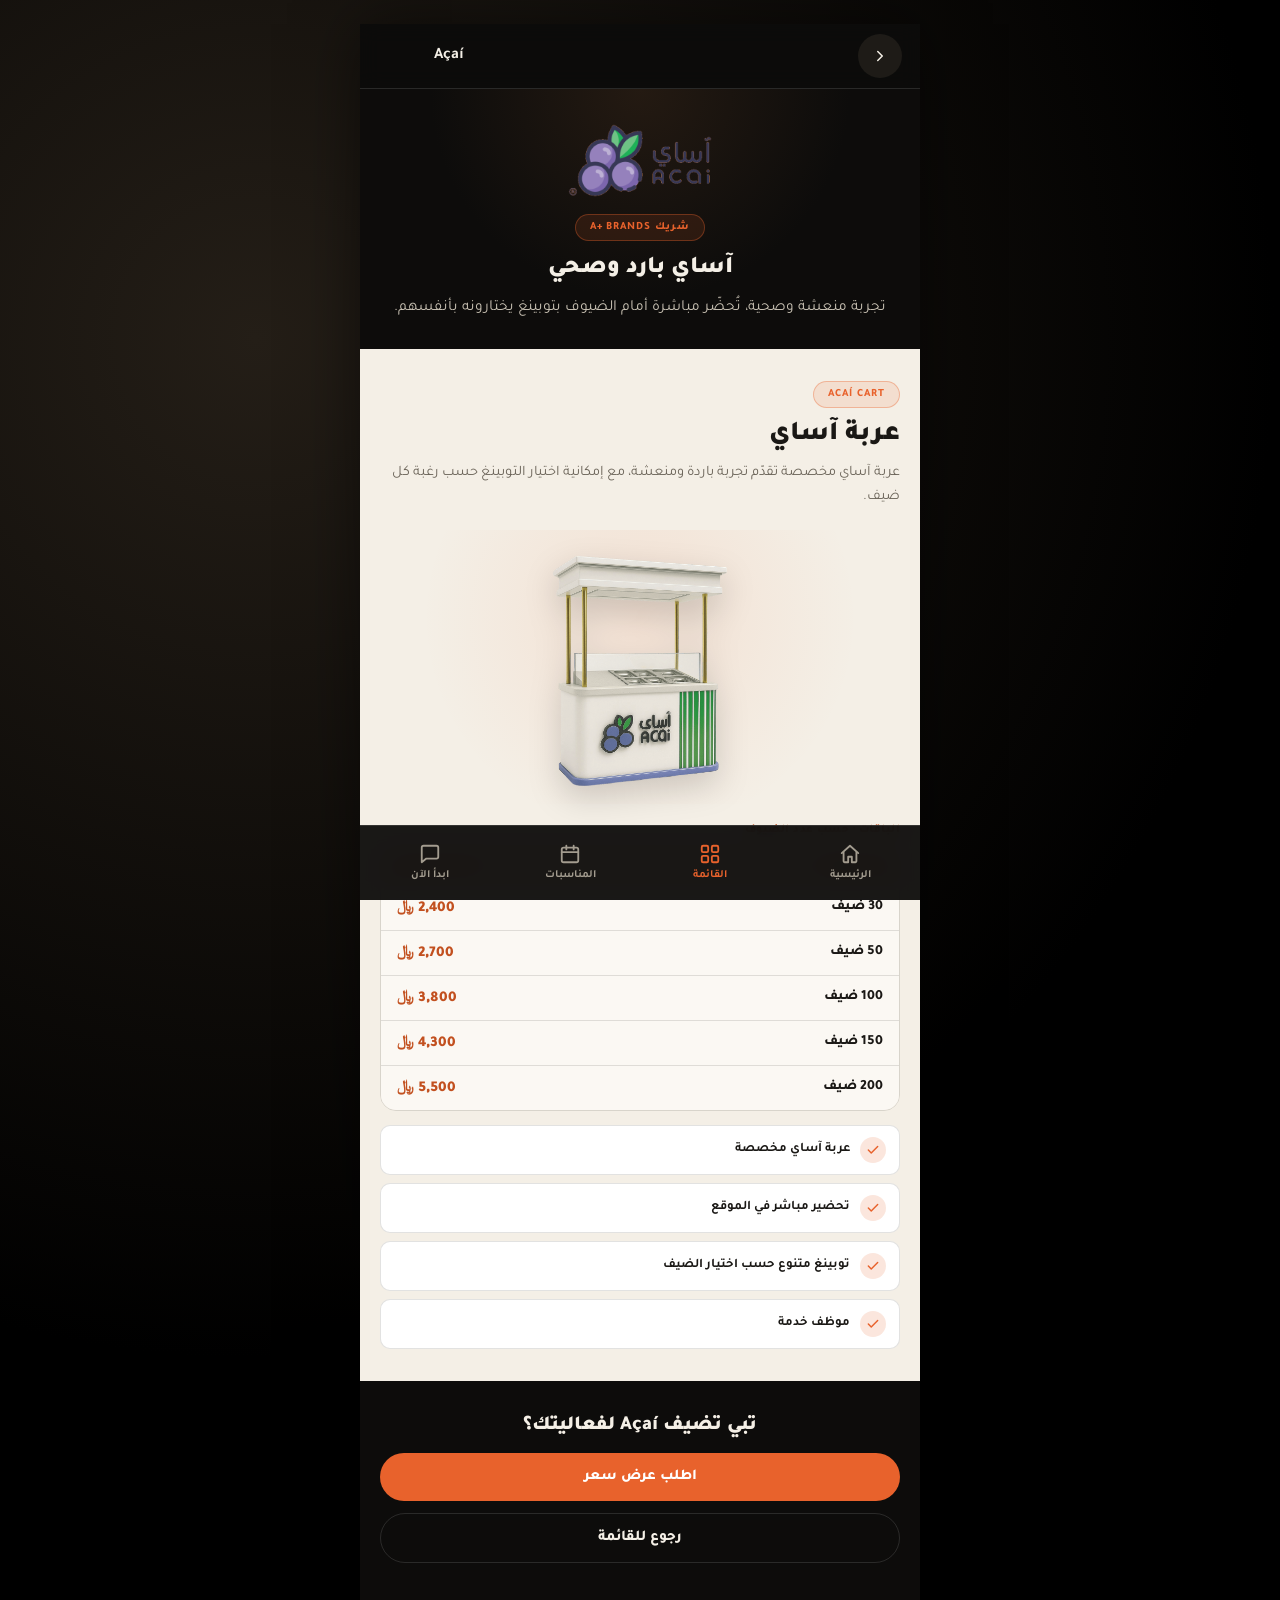
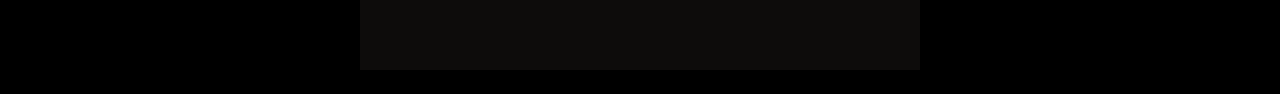
<file: A+ Brands Website/vendor-acai.html>
<!doctype html>
<html lang="ar" dir="rtl">
<head>
<meta charset="UTF-8">
<meta name="viewport" content="width=device-width, initial-scale=1, viewport-fit=cover">
<title>Açaí | A+ BRANDS</title>
<meta name="description" content="عربة آساي بارد وصحي بتوبينغ حسب اختيار الضيوف، أحد شركاء A+ BRANDS في الكيترينج.">
<link rel="icon" type="image/svg+xml" href="data:image/svg+xml,%3Csvg xmlns='http://www.w3.org/2000/svg' viewBox='0 0 100 100'%3E%3Crect width='100' height='100' rx='22' fill='%230d0c0b'/%3E%3Ctext x='50' y='68' font-family='Arial' font-weight='900' font-size='54' fill='%23e8622c' text-anchor='middle'%3EA+%3C/text%3E%3C/svg%3E">
<link rel="preconnect" href="https://fonts.googleapis.com">
<link rel="preconnect" href="https://fonts.gstatic.com" crossorigin>
<link href="https://fonts.googleapis.com/css2?family=Tajawal:wght@400;500;700;800;900&display=swap" rel="stylesheet">
<link rel="stylesheet" href="css/style.css">
</head>
<body>
<div class="app">

  <header class="topbar">
    <div class="topbar-inner">
      <a href="menu.html?cat=sweets" class="back-btn" aria-label="رجوع">
        <svg viewBox="0 0 24 24" fill="none" stroke="currentColor" stroke-width="2" stroke-linecap="round" stroke-linejoin="round"><path d="M9 6l6 6-6 6"/></svg>
      </a>
      <h1 class="page-title">Açaí</h1>
      <span class="spacer"></span>
    </div>
  </header>

  <main class="content">

    <section class="hero" style="padding:32px 22px 26px;">
      <img src="assets/vendors/acai.png" alt="Açaí" style="width:150px;height:auto;object-fit:contain;margin:0 auto 14px;">
      <span class="eyebrow">شريك A+ BRANDS</span>
      <h1 class="display" style="font-size:24px;">آساي بارد وصحي</h1>
      <p class="lede">تجربة منعشة وصحية، تُحضّر مباشرة أمام الضيوف بتوبينغ يختارونه بأنفسهم.</p>
    </section>

    <section class="section section-light">
      <div class="section-head">
        <span class="eyebrow">ACAÍ CART</span>
        <h2 class="title on-light">عربة آساي</h2>
        <p class="subtitle">عربة آساي مخصصة تقدّم تجربة باردة ومنعشة، مع إمكانية اختيار التوبينغ حسب رغبة كل ضيف.</p>
      </div>

      <div class="cart-visual">
        <img src="assets/vendors/carts/acai-cart.png" alt="عربة آساي Açaí" loading="lazy">
      </div>

      <div class="pricing-block">
        <span class="pricing-block-title">الباقات · حسب عدد الضيوف</span>
        <div class="pricing-table">
          <div class="pricing-row head">
            <span class="pricing-qty">عدد الضيوف</span>
            <span class="pricing-price">السعر الإجمالي</span>
          </div>
          <div class="pricing-row"><span class="pricing-qty">30 ضيف</span><span class="pricing-price">2,400 ﷼</span></div>
          <div class="pricing-row"><span class="pricing-qty">50 ضيف</span><span class="pricing-price">2,700 ﷼</span></div>
          <div class="pricing-row"><span class="pricing-qty">100 ضيف</span><span class="pricing-price">3,800 ﷼</span></div>
          <div class="pricing-row"><span class="pricing-qty">150 ضيف</span><span class="pricing-price">4,300 ﷼</span></div>
          <div class="pricing-row"><span class="pricing-qty">200 ضيف</span><span class="pricing-price">5,500 ﷼</span></div>
        </div>
      </div>

      <div class="includes-list">
        <div class="includes-item">
          <span class="icon"><svg viewBox="0 0 24 24" fill="none" stroke="currentColor" stroke-width="2.5" stroke-linecap="round" stroke-linejoin="round"><path d="M20 6L9 17l-5-5"/></svg></span>
          <span>عربة آساي مخصصة</span>
        </div>
        <div class="includes-item">
          <span class="icon"><svg viewBox="0 0 24 24" fill="none" stroke="currentColor" stroke-width="2.5" stroke-linecap="round" stroke-linejoin="round"><path d="M20 6L9 17l-5-5"/></svg></span>
          <span>تحضير مباشر في الموقع</span>
        </div>
        <div class="includes-item">
          <span class="icon"><svg viewBox="0 0 24 24" fill="none" stroke="currentColor" stroke-width="2.5" stroke-linecap="round" stroke-linejoin="round"><path d="M20 6L9 17l-5-5"/></svg></span>
          <span>توبينغ متنوع حسب اختيار الضيف</span>
        </div>
        <div class="includes-item">
          <span class="icon"><svg viewBox="0 0 24 24" fill="none" stroke="currentColor" stroke-width="2.5" stroke-linecap="round" stroke-linejoin="round"><path d="M20 6L9 17l-5-5"/></svg></span>
          <span>موظف خدمة</span>
        </div>
      </div>
    </section>

    <section class="section section-dark" style="text-align:center;">
      <h2 class="title" style="font-size:20px;margin-bottom:8px;">تبي تضيف Açaí لفعاليتك؟</h2>
      <div class="btn-block-wrap" style="margin-top:14px;">
        <a href="start.html" class="btn btn-primary">اطلب عرض سعر</a>
        <a href="menu.html?cat=sweets" class="btn btn-outline">رجوع للقائمة</a>
      </div>
    </section>

  </main>

  <nav class="bottomnav">
    <div class="bottomnav-inner">
      <a href="index.html" class="navitem">
        <svg viewBox="0 0 24 24" fill="none" stroke="currentColor" stroke-width="2" stroke-linecap="round" stroke-linejoin="round"><path d="M3 11l9-8 9 8"/><path d="M5 10v10a1 1 0 0 0 1 1h4v-6h4v6h4a1 1 0 0 0 1-1V10"/></svg>
        <span>الرئيسية</span>
      </a>
      <a href="menu.html" class="navitem active">
        <svg viewBox="0 0 24 24" fill="none" stroke="currentColor" stroke-width="2" stroke-linecap="round" stroke-linejoin="round"><rect x="3" y="3" width="7" height="7" rx="1.5"/><rect x="14" y="3" width="7" height="7" rx="1.5"/><rect x="3" y="14" width="7" height="7" rx="1.5"/><rect x="14" y="14" width="7" height="7" rx="1.5"/></svg>
        <span>القائمة</span>
      </a>
      <a href="occasions.html" class="navitem">
        <svg viewBox="0 0 24 24" fill="none" stroke="currentColor" stroke-width="2" stroke-linecap="round" stroke-linejoin="round"><rect x="3" y="5" width="18" height="16" rx="2"/><path d="M16 3v4M8 3v4M3 10h18"/></svg>
        <span>المناسبات</span>
      </a>
      <a href="start.html" class="navitem">
        <svg viewBox="0 0 24 24" fill="none" stroke="currentColor" stroke-width="2" stroke-linecap="round" stroke-linejoin="round"><path d="M21 15a2 2 0 0 1-2 2H8l-5 4V5a2 2 0 0 1 2-2h14a2 2 0 0 1 2 2z"/></svg>
        <span>ابدأ الآن</span>
      </a>
    </div>
  </nav>

</div>
<script src="js/app.js"></script>
</body>
</html>
</file>
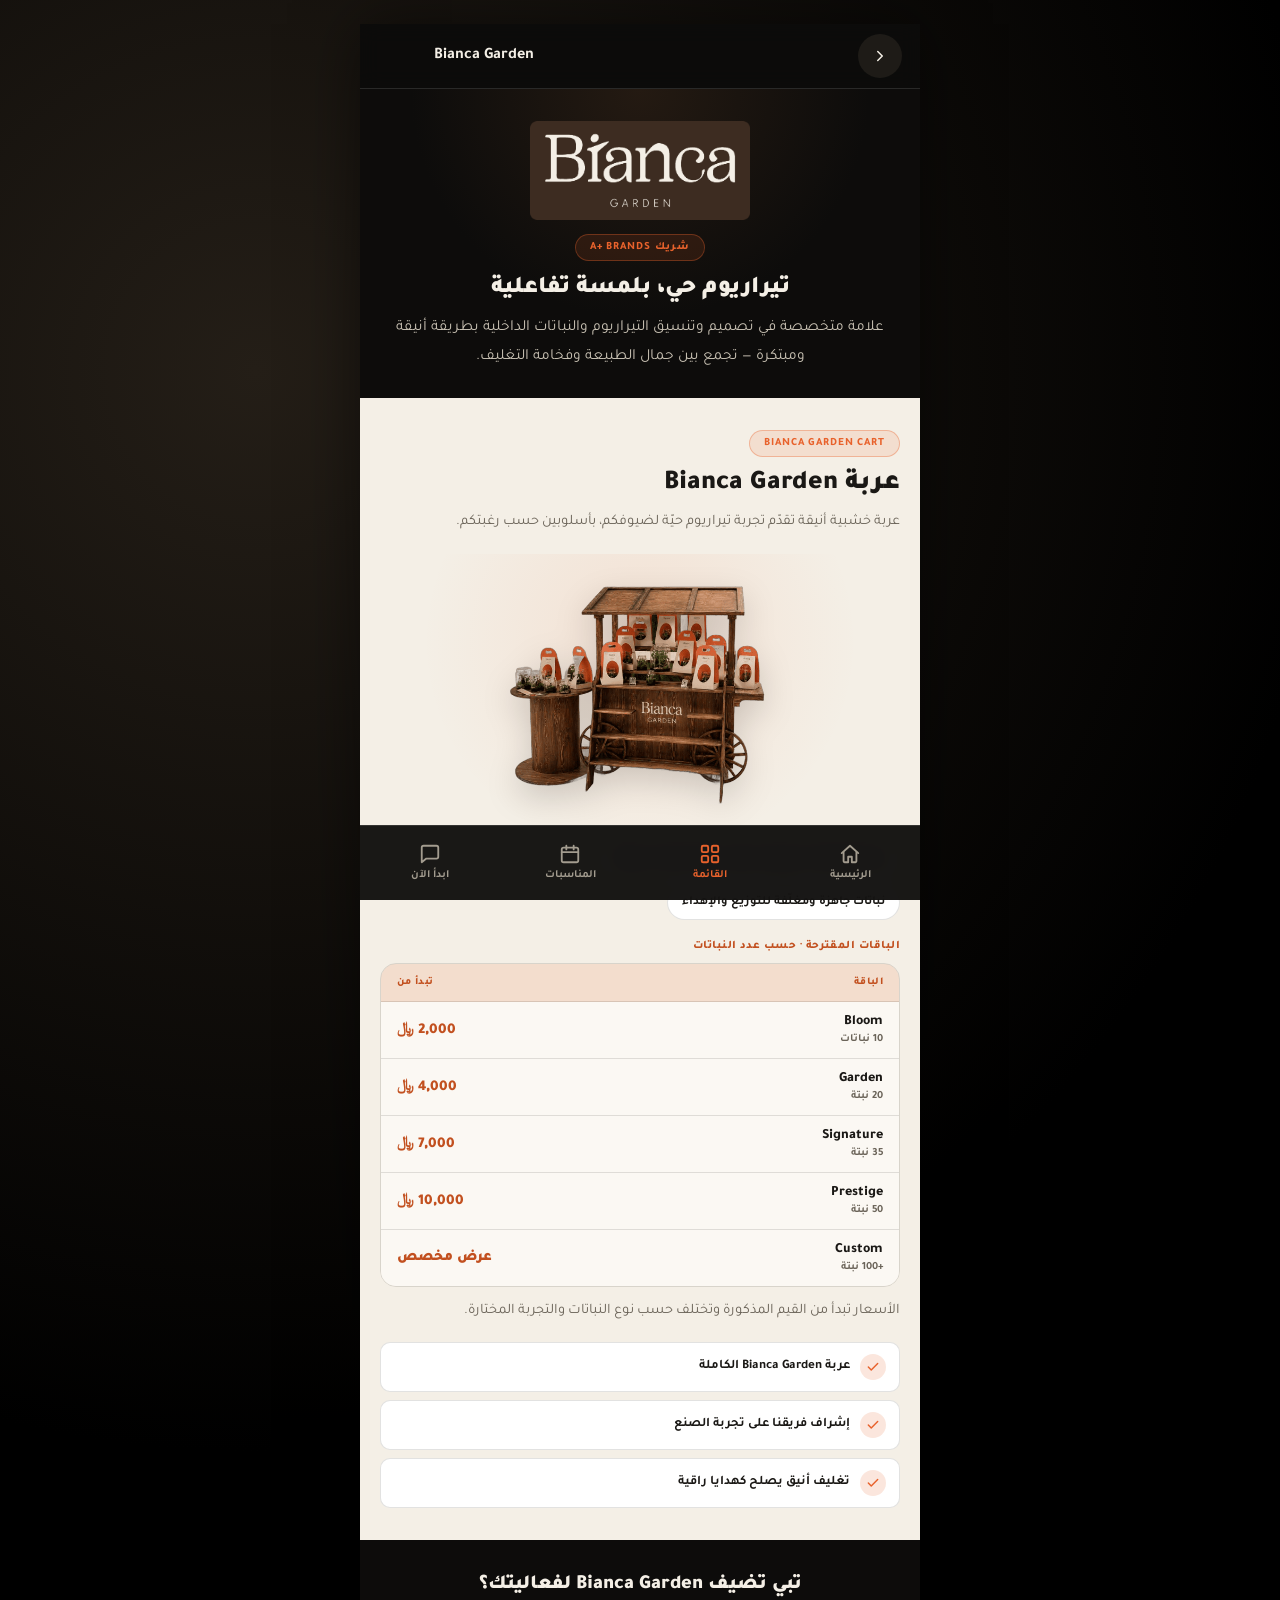
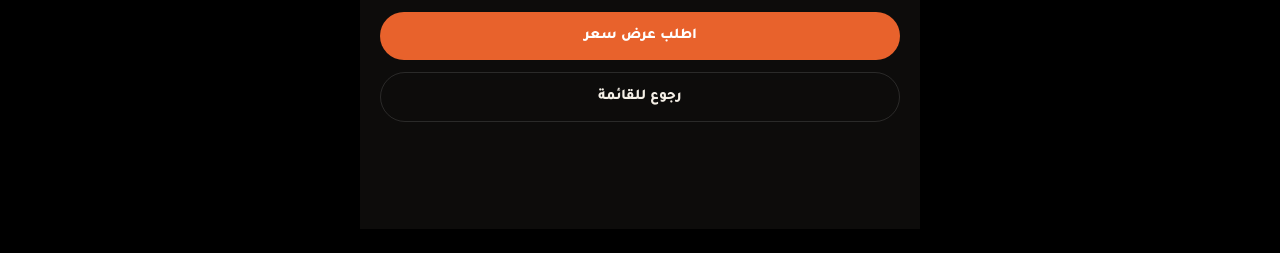
<file: A+ Brands Website/vendor-bianca-garden.html>
<!doctype html>
<html lang="ar" dir="rtl">
<head>
<meta charset="UTF-8">
<meta name="viewport" content="width=device-width, initial-scale=1, viewport-fit=cover">
<title>Bianca Garden | A+ BRANDS</title>
<meta name="description" content="عربة تيراريوم خشبية أنيقة من Bianca Garden — تجربة صنع تفاعلية أو نباتات جاهزة للتوزيع والإهداء، أحد شركاء A+ BRANDS.">
<link rel="icon" type="image/svg+xml" href="data:image/svg+xml,%3Csvg xmlns='http://www.w3.org/2000/svg' viewBox='0 0 100 100'%3E%3Crect width='100' height='100' rx='22' fill='%230d0c0b'/%3E%3Ctext x='50' y='68' font-family='Arial' font-weight='900' font-size='54' fill='%23e8622c' text-anchor='middle'%3EA+%3C/text%3E%3C/svg%3E">
<link rel="preconnect" href="https://fonts.googleapis.com">
<link rel="preconnect" href="https://fonts.gstatic.com" crossorigin>
<link href="https://fonts.googleapis.com/css2?family=Tajawal:wght@400;500;700;800;900&display=swap" rel="stylesheet">
<link rel="stylesheet" href="css/style.css">
</head>
<body>
<div class="app">

  <header class="topbar">
    <div class="topbar-inner">
      <a href="menu.html?cat=experiences" class="back-btn" aria-label="رجوع">
        <svg viewBox="0 0 24 24" fill="none" stroke="currentColor" stroke-width="2" stroke-linecap="round" stroke-linejoin="round"><path d="M9 6l6 6-6 6"/></svg>
      </a>
      <h1 class="page-title">Bianca Garden</h1>
      <span class="spacer"></span>
    </div>
  </header>

  <main class="content">

    <section class="hero" style="padding:32px 22px 26px;">
      <img src="assets/vendors/bianca-garden.png" alt="Bianca Garden" style="width:220px;height:auto;object-fit:contain;margin:0 auto 14px;">
      <span class="eyebrow">شريك A+ BRANDS</span>
      <h1 class="display" style="font-size:24px;">تيراريوم حي، بلمسة تفاعلية</h1>
      <p class="lede">علامة متخصصة في تصميم وتنسيق التيراريوم والنباتات الداخلية بطريقة أنيقة ومبتكرة — تجمع بين جمال الطبيعة وفخامة التغليف.</p>
    </section>

    <section class="section section-light">
      <div class="section-head">
        <span class="eyebrow">BIANCA GARDEN CART</span>
        <h2 class="title on-light">عربة Bianca Garden</h2>
        <p class="subtitle">عربة خشبية أنيقة تقدّم تجربة تيراريوم حيّة لضيوفكم، بأسلوبين حسب رغبتكم.</p>
      </div>

      <div class="cart-visual">
        <img src="assets/vendors/carts/bianca-garden-cart.png" alt="عربة Bianca Garden" loading="lazy">
      </div>

      <div class="chips">
        <span class="chip">تجربة تفاعلية: يصنع كل ضيف نبتته بإشراف فريقنا</span>
        <span class="chip">نباتات جاهزة ومغلّفة للتوزيع والإهداء</span>
      </div>

      <div class="pricing-block">
        <span class="pricing-block-title">الباقات المقترحة · حسب عدد النباتات</span>
        <div class="pricing-table">
          <div class="pricing-row head">
            <span class="pricing-qty">الباقة</span>
            <span class="pricing-price">تبدأ من</span>
          </div>
          <div class="pricing-row"><span class="pricing-qty">Bloom<span class="qty-sub">10 نباتات</span></span><span class="pricing-price">2,000 ﷼</span></div>
          <div class="pricing-row"><span class="pricing-qty">Garden<span class="qty-sub">20 نبتة</span></span><span class="pricing-price">4,000 ﷼</span></div>
          <div class="pricing-row"><span class="pricing-qty">Signature<span class="qty-sub">35 نبتة</span></span><span class="pricing-price">7,000 ﷼</span></div>
          <div class="pricing-row"><span class="pricing-qty">Prestige<span class="qty-sub">50 نبتة</span></span><span class="pricing-price">10,000 ﷼</span></div>
          <div class="pricing-row"><span class="pricing-qty">Custom<span class="qty-sub">+100 نبتة</span></span><span class="pricing-price">عرض مخصص</span></div>
        </div>
      </div>
      <p class="subtitle" style="margin-top:12px;">الأسعار تبدأ من القيم المذكورة وتختلف حسب نوع النباتات والتجربة المختارة.</p>

      <div class="includes-list" style="margin-top:18px;">
        <div class="includes-item">
          <span class="icon"><svg viewBox="0 0 24 24" fill="none" stroke="currentColor" stroke-width="2.5" stroke-linecap="round" stroke-linejoin="round"><path d="M20 6L9 17l-5-5"/></svg></span>
          <span>عربة Bianca Garden الكاملة</span>
        </div>
        <div class="includes-item">
          <span class="icon"><svg viewBox="0 0 24 24" fill="none" stroke="currentColor" stroke-width="2.5" stroke-linecap="round" stroke-linejoin="round"><path d="M20 6L9 17l-5-5"/></svg></span>
          <span>إشراف فريقنا على تجربة الصنع</span>
        </div>
        <div class="includes-item">
          <span class="icon"><svg viewBox="0 0 24 24" fill="none" stroke="currentColor" stroke-width="2.5" stroke-linecap="round" stroke-linejoin="round"><path d="M20 6L9 17l-5-5"/></svg></span>
          <span>تغليف أنيق يصلح كهدايا راقية</span>
        </div>
      </div>
    </section>

    <section class="section section-dark" style="text-align:center;">
      <h2 class="title" style="font-size:20px;margin-bottom:8px;">تبي تضيف Bianca Garden لفعاليتك؟</h2>
      <div class="btn-block-wrap" style="margin-top:14px;">
        <a href="start.html" class="btn btn-primary">اطلب عرض سعر</a>
        <a href="menu.html?cat=experiences" class="btn btn-outline">رجوع للقائمة</a>
      </div>
    </section>

  </main>

  <nav class="bottomnav">
    <div class="bottomnav-inner">
      <a href="index.html" class="navitem">
        <svg viewBox="0 0 24 24" fill="none" stroke="currentColor" stroke-width="2" stroke-linecap="round" stroke-linejoin="round"><path d="M3 11l9-8 9 8"/><path d="M5 10v10a1 1 0 0 0 1 1h4v-6h4v6h4a1 1 0 0 0 1-1V10"/></svg>
        <span>الرئيسية</span>
      </a>
      <a href="menu.html" class="navitem active">
        <svg viewBox="0 0 24 24" fill="none" stroke="currentColor" stroke-width="2" stroke-linecap="round" stroke-linejoin="round"><rect x="3" y="3" width="7" height="7" rx="1.5"/><rect x="14" y="3" width="7" height="7" rx="1.5"/><rect x="3" y="14" width="7" height="7" rx="1.5"/><rect x="14" y="14" width="7" height="7" rx="1.5"/></svg>
        <span>القائمة</span>
      </a>
      <a href="occasions.html" class="navitem">
        <svg viewBox="0 0 24 24" fill="none" stroke="currentColor" stroke-width="2" stroke-linecap="round" stroke-linejoin="round"><rect x="3" y="5" width="18" height="16" rx="2"/><path d="M16 3v4M8 3v4M3 10h18"/></svg>
        <span>المناسبات</span>
      </a>
      <a href="start.html" class="navitem">
        <svg viewBox="0 0 24 24" fill="none" stroke="currentColor" stroke-width="2" stroke-linecap="round" stroke-linejoin="round"><path d="M21 15a2 2 0 0 1-2 2H8l-5 4V5a2 2 0 0 1 2-2h14a2 2 0 0 1 2 2z"/></svg>
        <span>ابدأ الآن</span>
      </a>
    </div>
  </nav>

</div>
<script src="js/app.js"></script>
</body>
</html>
</file>
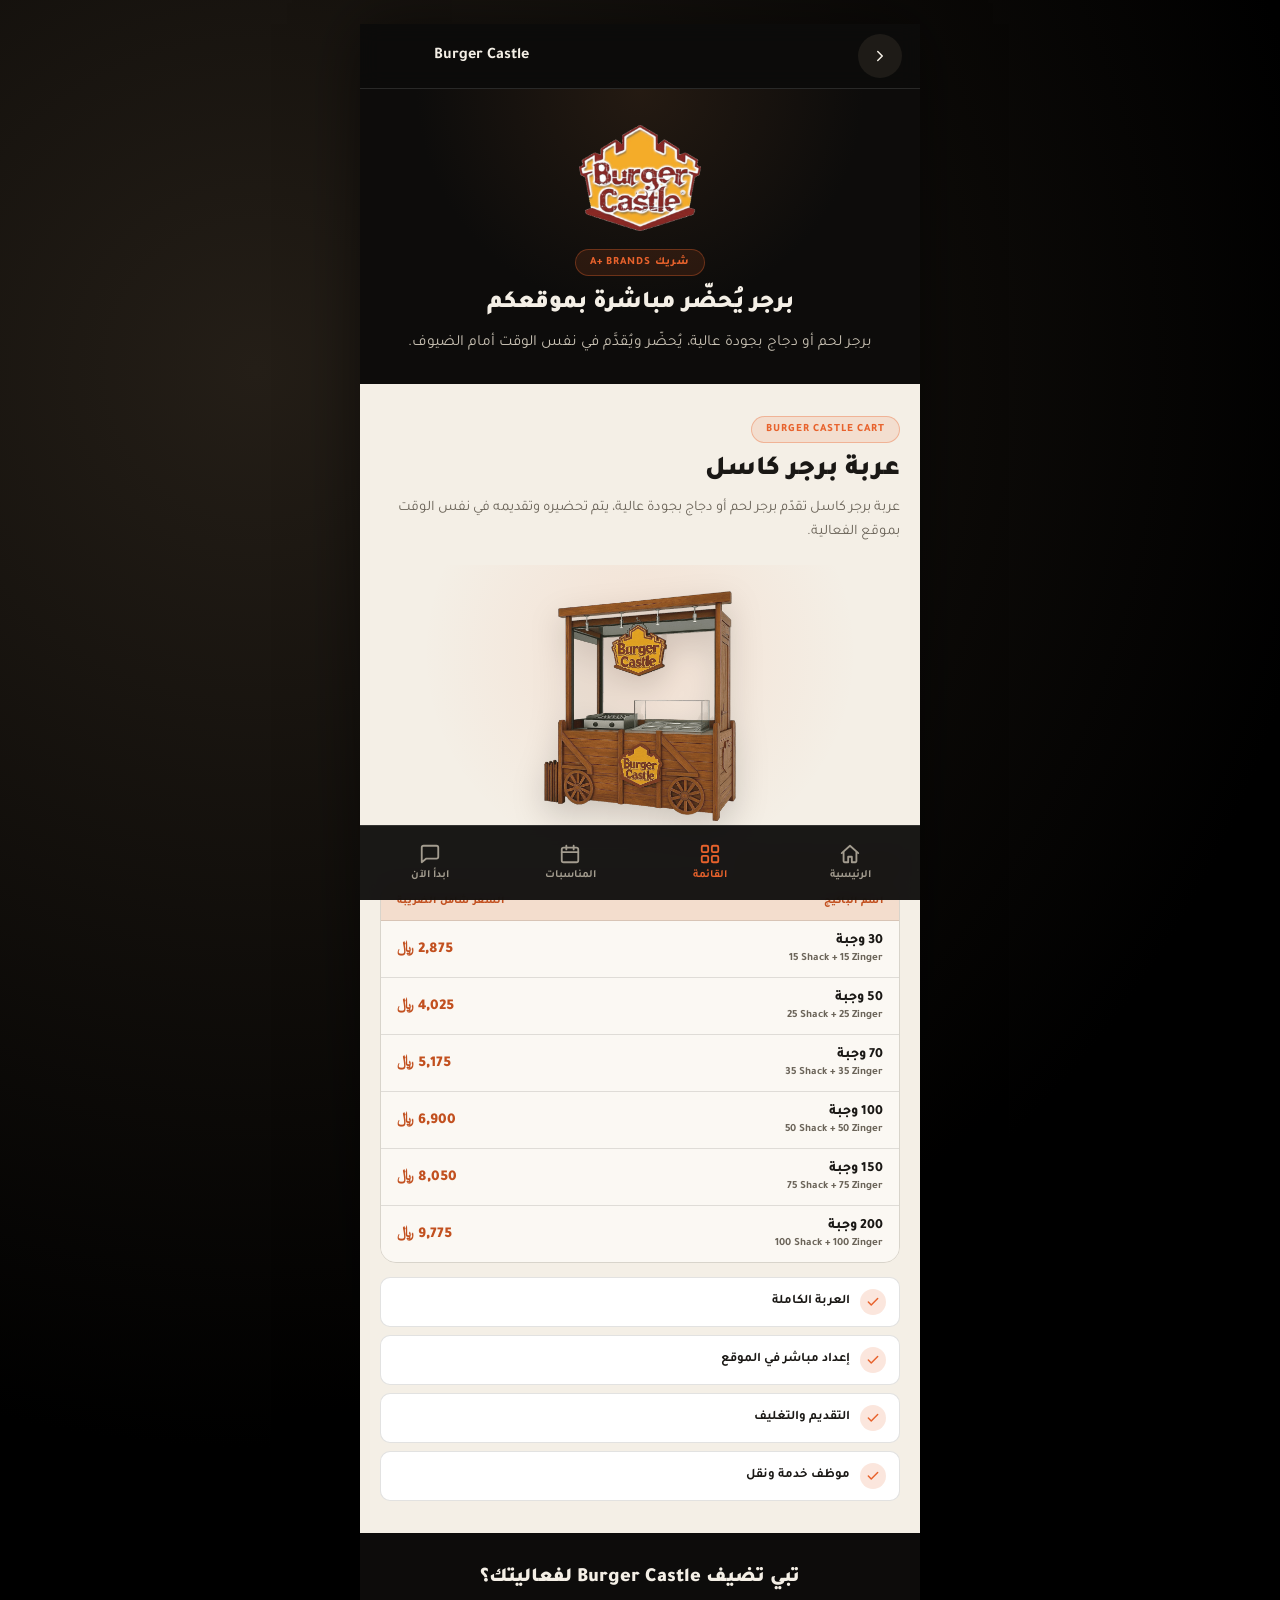
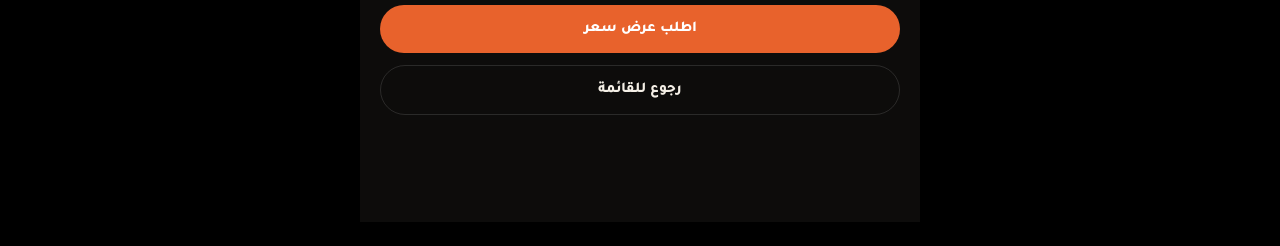
<file: A+ Brands Website/vendor-burger-castle.html>
<!doctype html>
<html lang="ar" dir="rtl">
<head>
<meta charset="UTF-8">
<meta name="viewport" content="width=device-width, initial-scale=1, viewport-fit=cover">
<title>Burger Castle | A+ BRANDS</title>
<meta name="description" content="عربة برجر لحم أو دجاج تُحضّر مباشرة بالموقع من Burger Castle، أحد شركاء A+ BRANDS في الكيترينج.">
<link rel="icon" type="image/svg+xml" href="data:image/svg+xml,%3Csvg xmlns='http://www.w3.org/2000/svg' viewBox='0 0 100 100'%3E%3Crect width='100' height='100' rx='22' fill='%230d0c0b'/%3E%3Ctext x='50' y='68' font-family='Arial' font-weight='900' font-size='54' fill='%23e8622c' text-anchor='middle'%3EA+%3C/text%3E%3C/svg%3E">
<link rel="preconnect" href="https://fonts.googleapis.com">
<link rel="preconnect" href="https://fonts.gstatic.com" crossorigin>
<link href="https://fonts.googleapis.com/css2?family=Tajawal:wght@400;500;700;800;900&display=swap" rel="stylesheet">
<link rel="stylesheet" href="css/style.css">
</head>
<body>
<div class="app">

  <header class="topbar">
    <div class="topbar-inner">
      <a href="menu.html?cat=food" class="back-btn" aria-label="رجوع">
        <svg viewBox="0 0 24 24" fill="none" stroke="currentColor" stroke-width="2" stroke-linecap="round" stroke-linejoin="round"><path d="M9 6l6 6-6 6"/></svg>
      </a>
      <h1 class="page-title">Burger Castle</h1>
      <span class="spacer"></span>
    </div>
  </header>

  <main class="content">

    <section class="hero" style="padding:32px 22px 26px;">
      <img src="assets/vendors/burger-castle.png" alt="Burger Castle" style="width:130px;height:auto;object-fit:contain;margin:0 auto 14px;">
      <span class="eyebrow">شريك A+ BRANDS</span>
      <h1 class="display" style="font-size:24px;">برجر يُحضّر مباشرة بموقعكم</h1>
      <p class="lede">برجر لحم أو دجاج بجودة عالية، يُحضّر ويُقدَّم في نفس الوقت أمام الضيوف.</p>
    </section>

    <section class="section section-light">
      <div class="section-head">
        <span class="eyebrow">BURGER CASTLE CART</span>
        <h2 class="title on-light">عربة برجر كاسل</h2>
        <p class="subtitle">عربة برجر كاسل تقدّم برجر لحم أو دجاج بجودة عالية، يتم تحضيره وتقديمه في نفس الوقت بموقع الفعالية.</p>
      </div>

      <div class="cart-visual">
        <img src="assets/vendors/carts/burger-castle-cart.png" alt="عربة Burger Castle" loading="lazy">
      </div>

      <div class="pricing-block">
        <span class="pricing-block-title">الباقات · مزيج Shack و Zinger</span>
        <div class="pricing-table">
          <div class="pricing-row head">
            <span class="pricing-qty">اسم الباكيج</span>
            <span class="pricing-price">السعر شامل الضريبة</span>
          </div>
          <div class="pricing-row"><span class="pricing-qty">30 وجبة<span class="qty-sub">15 Shack + 15 Zinger</span></span><span class="pricing-price">2,875 ﷼</span></div>
          <div class="pricing-row"><span class="pricing-qty">50 وجبة<span class="qty-sub">25 Shack + 25 Zinger</span></span><span class="pricing-price">4,025 ﷼</span></div>
          <div class="pricing-row"><span class="pricing-qty">70 وجبة<span class="qty-sub">35 Shack + 35 Zinger</span></span><span class="pricing-price">5,175 ﷼</span></div>
          <div class="pricing-row"><span class="pricing-qty">100 وجبة<span class="qty-sub">50 Shack + 50 Zinger</span></span><span class="pricing-price">6,900 ﷼</span></div>
          <div class="pricing-row"><span class="pricing-qty">150 وجبة<span class="qty-sub">75 Shack + 75 Zinger</span></span><span class="pricing-price">8,050 ﷼</span></div>
          <div class="pricing-row"><span class="pricing-qty">200 وجبة<span class="qty-sub">100 Shack + 100 Zinger</span></span><span class="pricing-price">9,775 ﷼</span></div>
        </div>
      </div>

      <div class="includes-list">
        <div class="includes-item">
          <span class="icon"><svg viewBox="0 0 24 24" fill="none" stroke="currentColor" stroke-width="2.5" stroke-linecap="round" stroke-linejoin="round"><path d="M20 6L9 17l-5-5"/></svg></span>
          <span>العربة الكاملة</span>
        </div>
        <div class="includes-item">
          <span class="icon"><svg viewBox="0 0 24 24" fill="none" stroke="currentColor" stroke-width="2.5" stroke-linecap="round" stroke-linejoin="round"><path d="M20 6L9 17l-5-5"/></svg></span>
          <span>إعداد مباشر في الموقع</span>
        </div>
        <div class="includes-item">
          <span class="icon"><svg viewBox="0 0 24 24" fill="none" stroke="currentColor" stroke-width="2.5" stroke-linecap="round" stroke-linejoin="round"><path d="M20 6L9 17l-5-5"/></svg></span>
          <span>التقديم والتغليف</span>
        </div>
        <div class="includes-item">
          <span class="icon"><svg viewBox="0 0 24 24" fill="none" stroke="currentColor" stroke-width="2.5" stroke-linecap="round" stroke-linejoin="round"><path d="M20 6L9 17l-5-5"/></svg></span>
          <span>موظف خدمة ونقل</span>
        </div>
      </div>
    </section>

    <section class="section section-dark" style="text-align:center;">
      <h2 class="title" style="font-size:20px;margin-bottom:8px;">تبي تضيف Burger Castle لفعاليتك؟</h2>
      <div class="btn-block-wrap" style="margin-top:14px;">
        <a href="start.html" class="btn btn-primary">اطلب عرض سعر</a>
        <a href="menu.html?cat=food" class="btn btn-outline">رجوع للقائمة</a>
      </div>
    </section>

  </main>

  <nav class="bottomnav">
    <div class="bottomnav-inner">
      <a href="index.html" class="navitem">
        <svg viewBox="0 0 24 24" fill="none" stroke="currentColor" stroke-width="2" stroke-linecap="round" stroke-linejoin="round"><path d="M3 11l9-8 9 8"/><path d="M5 10v10a1 1 0 0 0 1 1h4v-6h4v6h4a1 1 0 0 0 1-1V10"/></svg>
        <span>الرئيسية</span>
      </a>
      <a href="menu.html" class="navitem active">
        <svg viewBox="0 0 24 24" fill="none" stroke="currentColor" stroke-width="2" stroke-linecap="round" stroke-linejoin="round"><rect x="3" y="3" width="7" height="7" rx="1.5"/><rect x="14" y="3" width="7" height="7" rx="1.5"/><rect x="3" y="14" width="7" height="7" rx="1.5"/><rect x="14" y="14" width="7" height="7" rx="1.5"/></svg>
        <span>القائمة</span>
      </a>
      <a href="occasions.html" class="navitem">
        <svg viewBox="0 0 24 24" fill="none" stroke="currentColor" stroke-width="2" stroke-linecap="round" stroke-linejoin="round"><rect x="3" y="5" width="18" height="16" rx="2"/><path d="M16 3v4M8 3v4M3 10h18"/></svg>
        <span>المناسبات</span>
      </a>
      <a href="start.html" class="navitem">
        <svg viewBox="0 0 24 24" fill="none" stroke="currentColor" stroke-width="2" stroke-linecap="round" stroke-linejoin="round"><path d="M21 15a2 2 0 0 1-2 2H8l-5 4V5a2 2 0 0 1 2-2h14a2 2 0 0 1 2 2z"/></svg>
        <span>ابدأ الآن</span>
      </a>
    </div>
  </nav>

</div>
<script src="js/app.js"></script>
</body>
</html>
</file>
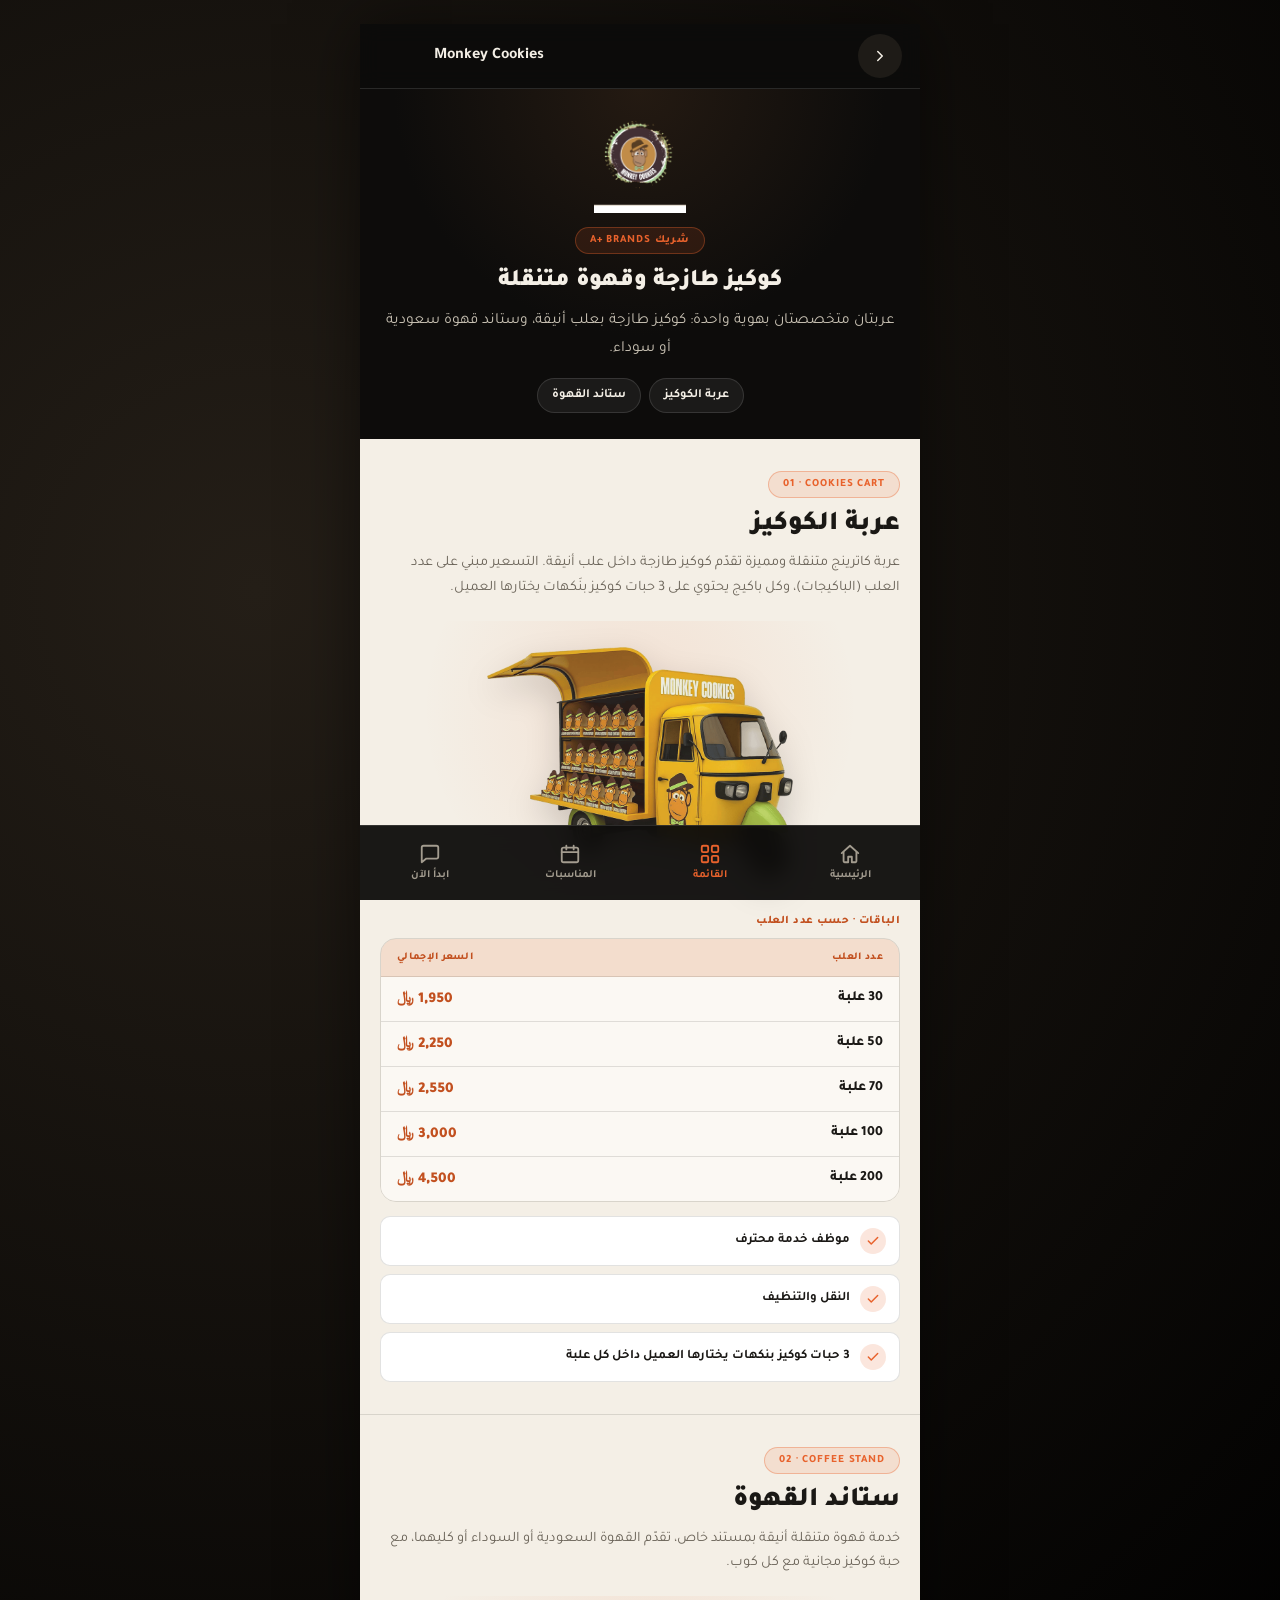
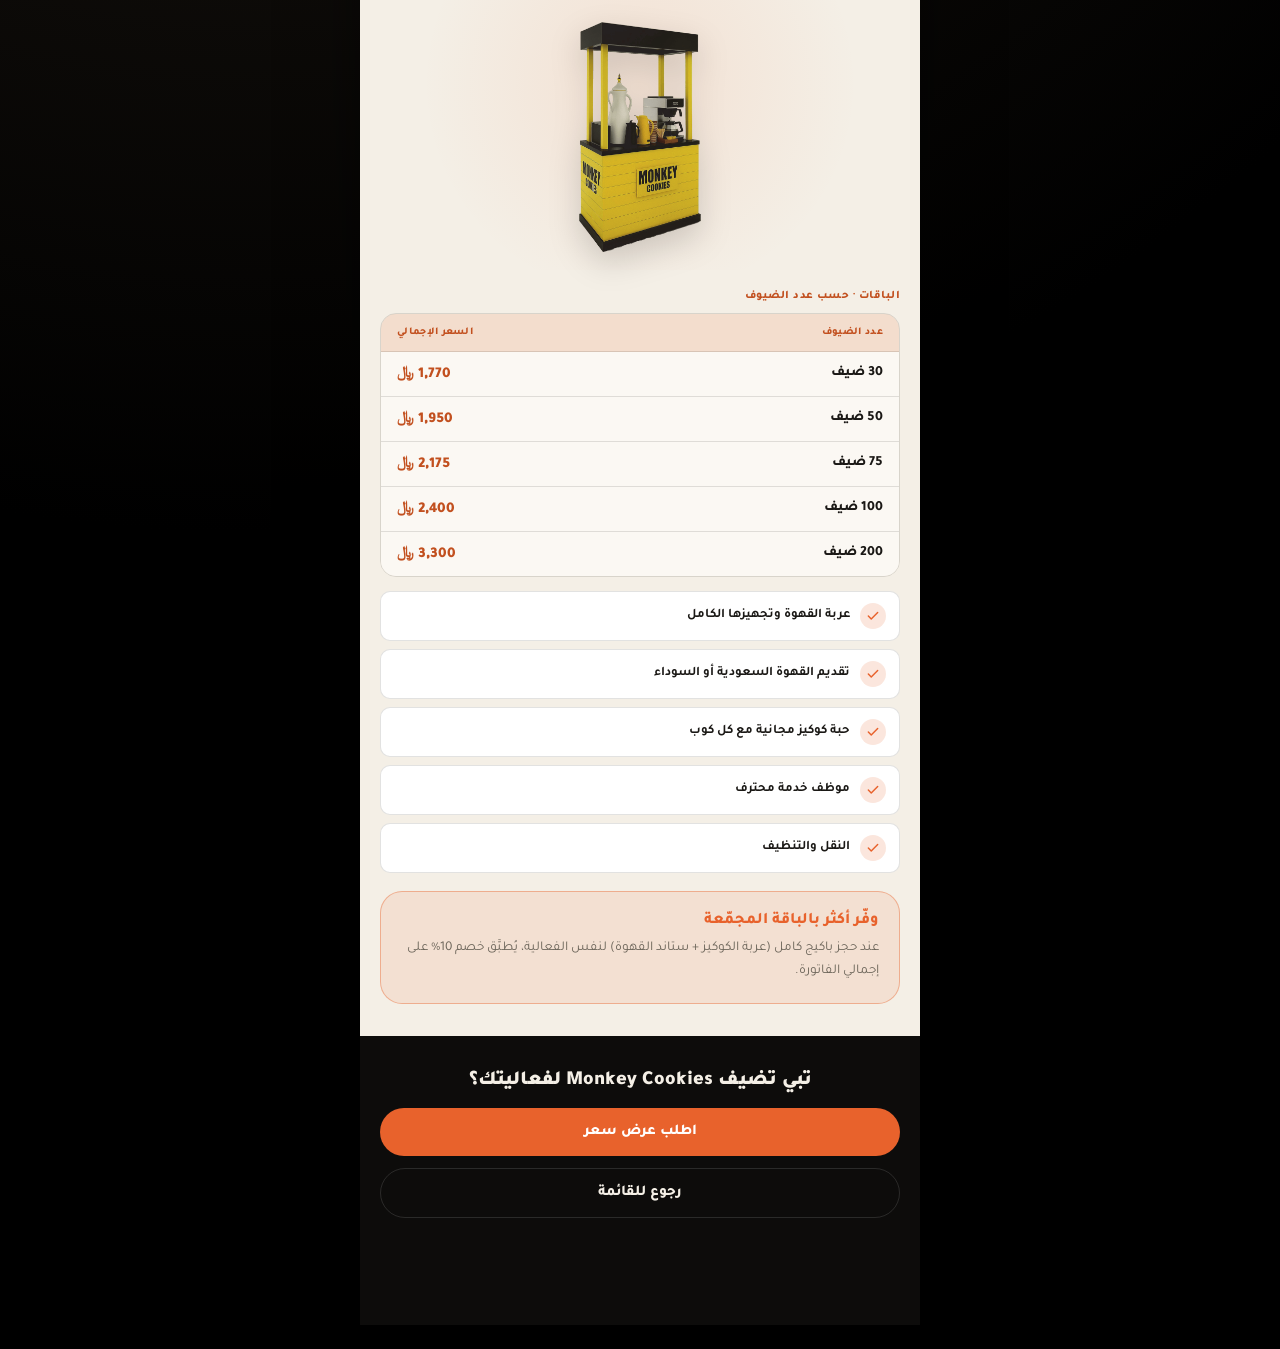
<file: A+ Brands Website/vendor-monkey-cookies.html>
<!doctype html>
<html lang="ar" dir="rtl">
<head>
<meta charset="UTF-8">
<meta name="viewport" content="width=device-width, initial-scale=1, viewport-fit=cover">
<title>Monkey Cookies | A+ BRANDS</title>
<meta name="description" content="عربة كوكيز طازجة وستاند قهوة متنقل من Monkey Cookies، أحد شركاء A+ BRANDS في الكيترينج.">
<link rel="icon" type="image/svg+xml" href="data:image/svg+xml,%3Csvg xmlns='http://www.w3.org/2000/svg' viewBox='0 0 100 100'%3E%3Crect width='100' height='100' rx='22' fill='%230d0c0b'/%3E%3Ctext x='50' y='68' font-family='Arial' font-weight='900' font-size='54' fill='%23e8622c' text-anchor='middle'%3EA+%3C/text%3E%3C/svg%3E">
<link rel="preconnect" href="https://fonts.googleapis.com">
<link rel="preconnect" href="https://fonts.gstatic.com" crossorigin>
<link href="https://fonts.googleapis.com/css2?family=Tajawal:wght@400;500;700;800;900&display=swap" rel="stylesheet">
<link rel="stylesheet" href="css/style.css">
</head>
<body>
<div class="app">

  <header class="topbar">
    <div class="topbar-inner">
      <a href="menu.html" class="back-btn" aria-label="رجوع">
        <svg viewBox="0 0 24 24" fill="none" stroke="currentColor" stroke-width="2" stroke-linecap="round" stroke-linejoin="round"><path d="M9 6l6 6-6 6"/></svg>
      </a>
      <h1 class="page-title">Monkey Cookies</h1>
      <span class="spacer"></span>
    </div>
  </header>

  <main class="content">

    <section class="hero" style="padding:32px 22px 26px;">
      <img src="assets/vendors/monkey-cookies.png" alt="Monkey Cookies" style="width:92px;height:92px;object-fit:contain;margin:0 auto 14px;">
      <span class="eyebrow">شريك A+ BRANDS</span>
      <h1 class="display" style="font-size:24px;">كوكيز طازجة وقهوة متنقلة</h1>
      <p class="lede">عربتان متخصصتان بهوية واحدة: كوكيز طازجة بعلب أنيقة، وستاند قهوة سعودية أو سوداء.</p>
      <div class="chips" style="justify-content:center;">
        <a href="#cookies-cart" class="chip">عربة الكوكيز</a>
        <a href="#coffee-stand" class="chip">ستاند القهوة</a>
      </div>
    </section>

    <!-- عربة الكوكيز -->
    <section id="cookies-cart" class="section section-light">
      <div class="section-head">
        <span class="eyebrow">01 · COOKIES CART</span>
        <h2 class="title on-light">عربة الكوكيز</h2>
        <p class="subtitle">عربة كاترينج متنقلة ومميزة تقدّم كوكيز طازجة داخل علب أنيقة. التسعير مبني على عدد العلب (الباكيجات)، وكل باكيج يحتوي على 3 حبات كوكيز بنَكهات يختارها العميل.</p>
      </div>

      <div class="cart-visual">
        <img src="assets/vendors/carts/monkey-cookies-cart.png" alt="عربة كوكيز Monkey Cookies" loading="lazy">
      </div>

      <div class="pricing-block">
        <span class="pricing-block-title">الباقات · حسب عدد العلب</span>
        <div class="pricing-table">
          <div class="pricing-row head">
            <span class="pricing-qty">عدد العلب</span>
            <span class="pricing-price">السعر الإجمالي</span>
          </div>
          <div class="pricing-row"><span class="pricing-qty">30 علبة</span><span class="pricing-price">1,950 ﷼</span></div>
          <div class="pricing-row"><span class="pricing-qty">50 علبة</span><span class="pricing-price">2,250 ﷼</span></div>
          <div class="pricing-row"><span class="pricing-qty">70 علبة</span><span class="pricing-price">2,550 ﷼</span></div>
          <div class="pricing-row"><span class="pricing-qty">100 علبة</span><span class="pricing-price">3,000 ﷼</span></div>
          <div class="pricing-row"><span class="pricing-qty">200 علبة</span><span class="pricing-price">4,500 ﷼</span></div>
        </div>
      </div>

      <div class="includes-list">
        <div class="includes-item">
          <span class="icon"><svg viewBox="0 0 24 24" fill="none" stroke="currentColor" stroke-width="2.5" stroke-linecap="round" stroke-linejoin="round"><path d="M20 6L9 17l-5-5"/></svg></span>
          <span>موظف خدمة محترف</span>
        </div>
        <div class="includes-item">
          <span class="icon"><svg viewBox="0 0 24 24" fill="none" stroke="currentColor" stroke-width="2.5" stroke-linecap="round" stroke-linejoin="round"><path d="M20 6L9 17l-5-5"/></svg></span>
          <span>النقل والتنظيف</span>
        </div>
        <div class="includes-item">
          <span class="icon"><svg viewBox="0 0 24 24" fill="none" stroke="currentColor" stroke-width="2.5" stroke-linecap="round" stroke-linejoin="round"><path d="M20 6L9 17l-5-5"/></svg></span>
          <span>3 حبات كوكيز بنكهات يختارها العميل داخل كل علبة</span>
        </div>
      </div>
    </section>

    <!-- ستاند القهوة -->
    <section id="coffee-stand" class="section section-light">
      <div class="section-head">
        <span class="eyebrow">02 · COFFEE STAND</span>
        <h2 class="title on-light">ستاند القهوة</h2>
        <p class="subtitle">خدمة قهوة متنقلة أنيقة بمستند خاص، تقدّم القهوة السعودية أو السوداء أو كليهما، مع حبة كوكيز مجانية مع كل كوب.</p>
      </div>

      <div class="cart-visual">
        <img src="assets/vendors/carts/coffee-stand-cart.png" alt="ستاند قهوة Monkey Cookies" loading="lazy">
      </div>

      <div class="pricing-block">
        <span class="pricing-block-title">الباقات · حسب عدد الضيوف</span>
        <div class="pricing-table">
          <div class="pricing-row head">
            <span class="pricing-qty">عدد الضيوف</span>
            <span class="pricing-price">السعر الإجمالي</span>
          </div>
          <div class="pricing-row"><span class="pricing-qty">30 ضيف</span><span class="pricing-price">1,770 ﷼</span></div>
          <div class="pricing-row"><span class="pricing-qty">50 ضيف</span><span class="pricing-price">1,950 ﷼</span></div>
          <div class="pricing-row"><span class="pricing-qty">75 ضيف</span><span class="pricing-price">2,175 ﷼</span></div>
          <div class="pricing-row"><span class="pricing-qty">100 ضيف</span><span class="pricing-price">2,400 ﷼</span></div>
          <div class="pricing-row"><span class="pricing-qty">200 ضيف</span><span class="pricing-price">3,300 ﷼</span></div>
        </div>
      </div>

      <div class="includes-list">
        <div class="includes-item">
          <span class="icon"><svg viewBox="0 0 24 24" fill="none" stroke="currentColor" stroke-width="2.5" stroke-linecap="round" stroke-linejoin="round"><path d="M20 6L9 17l-5-5"/></svg></span>
          <span>عربة القهوة وتجهيزها الكامل</span>
        </div>
        <div class="includes-item">
          <span class="icon"><svg viewBox="0 0 24 24" fill="none" stroke="currentColor" stroke-width="2.5" stroke-linecap="round" stroke-linejoin="round"><path d="M20 6L9 17l-5-5"/></svg></span>
          <span>تقديم القهوة السعودية أو السوداء</span>
        </div>
        <div class="includes-item">
          <span class="icon"><svg viewBox="0 0 24 24" fill="none" stroke="currentColor" stroke-width="2.5" stroke-linecap="round" stroke-linejoin="round"><path d="M20 6L9 17l-5-5"/></svg></span>
          <span>حبة كوكيز مجانية مع كل كوب</span>
        </div>
        <div class="includes-item">
          <span class="icon"><svg viewBox="0 0 24 24" fill="none" stroke="currentColor" stroke-width="2.5" stroke-linecap="round" stroke-linejoin="round"><path d="M20 6L9 17l-5-5"/></svg></span>
          <span>موظف خدمة محترف</span>
        </div>
        <div class="includes-item">
          <span class="icon"><svg viewBox="0 0 24 24" fill="none" stroke="currentColor" stroke-width="2.5" stroke-linecap="round" stroke-linejoin="round"><path d="M20 6L9 17l-5-5"/></svg></span>
          <span>النقل والتنظيف</span>
        </div>
      </div>

      <div class="card" style="margin-top:18px;background:rgba(232,98,44,.1);border-color:rgba(232,98,44,.4);">
        <h3 style="color:var(--orange);">وفّر أكثر بالباقة المجمّعة</h3>
        <p>عند حجز باكيج كامل (عربة الكوكيز + ستاند القهوة) لنفس الفعالية، يُطبَّق خصم 10% على إجمالي الفاتورة.</p>
      </div>
    </section>

    <section class="section section-dark" style="text-align:center;">
      <h2 class="title" style="font-size:20px;margin-bottom:8px;">تبي تضيف Monkey Cookies لفعاليتك؟</h2>
      <div class="btn-block-wrap" style="margin-top:14px;">
        <a href="start.html" class="btn btn-primary">اطلب عرض سعر</a>
        <a href="menu.html" class="btn btn-outline">رجوع للقائمة</a>
      </div>
    </section>

  </main>

  <nav class="bottomnav">
    <div class="bottomnav-inner">
      <a href="index.html" class="navitem">
        <svg viewBox="0 0 24 24" fill="none" stroke="currentColor" stroke-width="2" stroke-linecap="round" stroke-linejoin="round"><path d="M3 11l9-8 9 8"/><path d="M5 10v10a1 1 0 0 0 1 1h4v-6h4v6h4a1 1 0 0 0 1-1V10"/></svg>
        <span>الرئيسية</span>
      </a>
      <a href="menu.html" class="navitem active">
        <svg viewBox="0 0 24 24" fill="none" stroke="currentColor" stroke-width="2" stroke-linecap="round" stroke-linejoin="round"><rect x="3" y="3" width="7" height="7" rx="1.5"/><rect x="14" y="3" width="7" height="7" rx="1.5"/><rect x="3" y="14" width="7" height="7" rx="1.5"/><rect x="14" y="14" width="7" height="7" rx="1.5"/></svg>
        <span>القائمة</span>
      </a>
      <a href="occasions.html" class="navitem">
        <svg viewBox="0 0 24 24" fill="none" stroke="currentColor" stroke-width="2" stroke-linecap="round" stroke-linejoin="round"><rect x="3" y="5" width="18" height="16" rx="2"/><path d="M16 3v4M8 3v4M3 10h18"/></svg>
        <span>المناسبات</span>
      </a>
      <a href="start.html" class="navitem">
        <svg viewBox="0 0 24 24" fill="none" stroke="currentColor" stroke-width="2" stroke-linecap="round" stroke-linejoin="round"><path d="M21 15a2 2 0 0 1-2 2H8l-5 4V5a2 2 0 0 1 2-2h14a2 2 0 0 1 2 2z"/></svg>
        <span>ابدأ الآن</span>
      </a>
    </div>
  </nav>

</div>
<script src="js/app.js"></script>
</body>
</html>
</file>
<file: A+ Brands Website/css/style.css>
/* ============================================================
   A+ BRANDS — الأنماط العامة للموقع
   هذا الملف يتحكم بكل تصميم الموقع (الألوان، الخطوط، البطاقات..)
   لتغيير الألوان الأساسية، عدّل المتغيرات في أعلى الملف فقط.
   ============================================================ */

:root{
  --black:#0d0c0b;
  --black-soft:#171512;
  --black-card:#1e1b17;
  --cream:#f4efe6;
  --cream-soft:#eae2d4;
  --cream-card:#fbf8f3;
  --orange:#e8622c;
  --orange-dark:#c2501f;
  --ink:#1a1815;
  --muted:#a39c8f;
  --muted-dark:#6b6459;
  --line:rgba(255,255,255,.12);
  --line-dark:rgba(20,18,15,.12);
  --radius-lg:22px;
  --radius-md:16px;
  --radius-sm:10px;
  --shadow:0 12px 28px rgba(0,0,0,.28);
  --maxw:560px;
  --nav-h:74px;
  --top-h:64px;
}

*,*::before,*::after{box-sizing:border-box;}
html,body{margin:0;padding:0;}
body{
  background:#000;
  color:var(--cream);
  font-family:"Tajawal",-apple-system,"Segoe UI",Tahoma,sans-serif;
  -webkit-font-smoothing:antialiased;
  text-rendering:optimizeLegibility;
}
img{max-width:100%;display:block;}
a{color:inherit;text-decoration:none;}
button{font-family:inherit;}
ul{margin:0;padding:0;list-style:none;}
h1,h2,h3,p{margin:0;}

/* ===== إطار التطبيق (نمط تطبيق جوال حتى على الشاشات الكبيرة) ===== */
.app{
  max-width:var(--maxw);
  margin:0 auto;
  min-height:100vh;
  background:var(--black);
  display:flex;
  flex-direction:column;
  position:relative;
  box-shadow:0 0 60px rgba(0,0,0,.5);
}
@media (min-width:600px){
  body{
    background:
      radial-gradient(circle at 20% 20%, #241e17 0%, #000 60%);
    padding:24px 0;
  }
}

/* ===== الشريط العلوي ===== */
.topbar{
  position:sticky;
  top:0;
  z-index:20;
  background:rgba(13,12,11,.92);
  backdrop-filter:blur(10px);
  border-bottom:1px solid var(--line);
}
.topbar-inner{
  height:var(--top-h);
  display:flex;
  align-items:center;
  gap:12px;
  padding:0 18px;
}
.brandmark{
  font-weight:900;
  font-size:20px;
  letter-spacing:.02em;
  color:var(--cream);
  flex-shrink:0;
  unicode-bidi:plaintext;
}
.brandmark .plus{color:var(--orange);}
.page-title{
  font-size:16px;
  font-weight:700;
  color:var(--cream);
  flex:1;
}
.back-btn{
  width:44px;height:44px;
  display:flex;align-items:center;justify-content:center;
  background:var(--black-card);
  border-radius:50%;
  color:var(--cream);
  flex-shrink:0;
}
.back-btn svg{width:18px;height:18px;}
.spacer{width:44px;flex-shrink:0;}

/* ===== المحتوى ===== */
.content{flex:1;}
.section{padding:32px 20px;}
.section-dark{background:var(--black);color:var(--cream);}
.section-soft{background:var(--black-soft);color:var(--cream);}
.section-light{background:var(--cream);color:var(--ink);}
.section-light .muted{color:var(--muted-dark);}
/* فاصل خفيف بين قسمين فاتحين متجاورين حتى لا يظهرا كقسم واحد طويل */
.section-light + .section-light{border-top:1px solid var(--line-dark);}

/* ===== الشريط السفلي (تنقّل بأسلوب تطبيق) ===== */
.bottomnav{
  position:sticky;
  bottom:0;
  z-index:20;
  background:rgba(13,12,11,.95);
  backdrop-filter:blur(10px);
  border-top:1px solid var(--line);
  padding-bottom:env(safe-area-inset-bottom);
}
.bottomnav-inner{
  display:flex;
  height:var(--nav-h);
}
.navitem{
  flex:1;
  display:flex;
  flex-direction:column;
  align-items:center;
  justify-content:center;
  gap:4px;
  color:var(--muted);
  font-size:11px;
  font-weight:700;
  transition:color .15s ease;
}
.navitem svg{width:22px;height:22px;stroke:currentColor;}
.navitem.active{color:var(--orange);}
.navitem:active{opacity:.6;}

/* ===== الشعار الكبير ===== */
.hero{
  padding:52px 22px 40px;
  text-align:center;
  background:
    radial-gradient(circle at 50% 0%, #241a12 0%, var(--black) 55%);
}
.hero .logo-mark{
  font-size:54px;
  font-weight:900;
  letter-spacing:.02em;
  line-height:1;
  margin-bottom:6px;
  unicode-bidi:plaintext;
}
.hero .logo-mark .plus{color:var(--orange);}
.hero .logo-sub{
  font-size:12px;
  letter-spacing:.3em;
  color:var(--muted);
  font-weight:700;
  margin-bottom:30px;
}
.eyebrow{
  display:inline-block;
  font-size:11px;
  font-weight:800;
  letter-spacing:.08em;
  color:var(--orange);
  background:rgba(232,98,44,.12);
  border:1px solid rgba(232,98,44,.35);
  padding:6px 14px;
  border-radius:999px;
  margin-bottom:14px;
}
h1.display{
  font-size:clamp(28px,8vw,36px);
  font-weight:900;
  line-height:1.2;
  margin-bottom:10px;
}
.tagline-en{
  font-size:13px;
  font-weight:700;
  letter-spacing:.05em;
  color:var(--muted);
  margin-bottom:22px;
}
.lede{
  font-size:15.5px;
  line-height:1.85;
  color:var(--muted-light,#c9c2b4);
}
.section-light .lede{color:var(--muted-dark);}

/* ===== العناوين ===== */
.section-head{margin-bottom:20px;}
.section-head .eyebrow{margin-bottom:10px;}
h2.title{
  font-size:clamp(22px,6.5vw,27px);
  font-weight:900;
  line-height:1.3;
}
h2.title.on-light{color:var(--ink);}
.subtitle{
  margin-top:8px;
  font-size:14.5px;
  color:var(--muted);
  line-height:1.7;
}
.section-light .subtitle{color:var(--muted-dark);}

/* ===== الأزرار ===== */
.btn{
  display:inline-flex;
  align-items:center;
  justify-content:center;
  gap:8px;
  padding:15px 26px;
  border-radius:999px;
  font-weight:800;
  font-size:15px;
  border:none;
  cursor:pointer;
  width:100%;
  transition:transform .15s ease, opacity .15s ease;
}
.btn:active{transform:scale(.97);}
.btn-primary{background:var(--orange);color:#fff;}
.btn-outline{background:transparent;color:var(--cream);border:1.5px solid var(--line);}
.section-light .btn-outline{color:var(--ink);border-color:var(--line-dark);}
.btn-block-wrap{display:flex;flex-direction:column;gap:12px;margin-top:22px;}
.btn svg{width:18px;height:18px;}

/* ===== الشبكات والبطاقات ===== */
.grid-2{display:grid;grid-template-columns:1fr 1fr;gap:12px;}
.tile{
  background:var(--black-card);
  border:1px solid var(--line);
  border-radius:var(--radius-md);
  padding:18px 14px;
  display:flex;
  flex-direction:column;
  gap:10px;
  transition:transform .15s ease, border-color .15s ease;
}
.section-light .tile{background:var(--cream-card);border-color:var(--line-dark);}
.tile:active{transform:scale(.96);}
.tile-icon{
  width:40px;height:40px;
  border-radius:12px;
  background:rgba(232,98,44,.14);
  color:var(--orange);
  display:flex;align-items:center;justify-content:center;
}
.tile-icon svg{width:22px;height:22px;}
.tile h3{font-size:15px;font-weight:800;}
.tile .tile-en{font-size:10.5px;color:var(--muted);font-weight:700;letter-spacing:.04em;text-transform:uppercase;}
.tile p{font-size:12.5px;color:var(--muted);line-height:1.6;}
.section-light .tile p{color:var(--muted-dark);}

.card{
  background:var(--black-card);
  border:1px solid var(--line);
  border-radius:var(--radius-lg);
  padding:20px;
}
.section-light .card{background:var(--cream-card);border-color:var(--line-dark);}
.card + .card{margin-top:12px;}
.card h3{font-size:16px;font-weight:800;margin-bottom:6px;}
.card .en{font-size:11px;color:var(--muted);font-weight:700;letter-spacing:.04em;}
.card p{font-size:13.5px;color:var(--muted);line-height:1.7;margin-top:6px;}
.section-light .card p{color:var(--muted-dark);}

/* ===== شرائح (Chips) للتصنيفات الفرعية ===== */
.chips{display:flex;flex-wrap:wrap;gap:8px;margin-top:14px;}
.chip{
  font-size:12.5px;
  font-weight:700;
  padding:9px 14px;
  border-radius:999px;
  background:rgba(255,255,255,.06);
  border:1px solid var(--line);
  color:var(--cream);
}
.section-light .chip{background:#fff;border-color:var(--line-dark);color:var(--ink);}

/* ===== قائمة خطوات مرقمة ===== */
.steps{display:flex;flex-direction:column;gap:0;margin-top:18px;}
.step{
  display:flex;
  gap:14px;
  padding:16px 0;
  border-bottom:1px solid var(--line);
}
.section-light .step{border-color:var(--line-dark);}
.step:last-child{border-bottom:none;}
.step-num{
  flex-shrink:0;
  width:34px;height:34px;
  border-radius:50%;
  background:var(--orange);
  color:#fff;
  font-weight:900;
  font-size:14px;
  display:flex;align-items:center;justify-content:center;
}
.step-body h4{font-size:14.5px;font-weight:800;margin-bottom:3px;}
.step-body p{font-size:12.5px;color:var(--muted);line-height:1.6;}
.section-light .step-body p{color:var(--muted-dark);}

/* ===== بطاقات الشركات (اللوقوات) داخل صفحات القائمة ===== */
.brand-card{
  display:flex;
  align-items:center;
  gap:14px;
  background:var(--cream-card);
  border:1px solid var(--line-dark);
  border-radius:var(--radius-md);
  padding:14px;
}
.brand-card + .brand-card{margin-top:10px;}
.brand-card.add{background:transparent;border:1.5px dashed var(--line-dark);}
.brand-card.add .brand-logo{
  background:rgba(232,98,44,.1);
  border:1px dashed var(--orange);
  color:var(--orange);
  font-size:26px;
  font-weight:800;
}
.brand-card.add .brand-info h3{color:var(--orange-dark);}
.brand-logo{
  flex-shrink:0;
  width:56px;height:56px;
  border-radius:14px;
  background:repeating-linear-gradient(45deg,#e7ded0,#e7ded0 6px,#f4efe6 6px,#f4efe6 12px);
  border:1px dashed #c8bfae;
  display:flex;align-items:center;justify-content:center;
  font-size:10px;
  color:#9a8f7a;
  font-weight:700;
  text-align:center;
}
.brand-info h3{font-size:14.5px;font-weight:800;color:var(--ink);}
.brand-info p{font-size:12px;color:var(--muted-dark);margin-top:2px;line-height:1.5;}
.brand-info .tag{
  display:inline-block;
  margin-top:6px;
  font-size:10.5px;
  font-weight:700;
  color:var(--orange-dark);
  background:rgba(232,98,44,.12);
  padding:3px 9px;
  border-radius:999px;
}
.edit-note{
  margin-top:16px;
  padding:14px;
  border-radius:var(--radius-sm);
  background:rgba(232,98,44,.08);
  border:1px dashed rgba(232,98,44,.4);
  font-size:12px;
  color:var(--orange-dark);
  line-height:1.7;
}

/* ===== شبكة شعارات شركاء النجاح ===== */
.partners-grid{display:grid;grid-template-columns:repeat(2,1fr);gap:10px;margin-top:18px;}
.partner-logo{
  background:#fff;
  border:1px solid var(--line-dark);
  border-radius:var(--radius-md);
  min-height:88px;
  display:flex;align-items:center;justify-content:center;
  text-align:center;
  padding:12px;
  font-size:12.5px;
  font-weight:800;
  color:var(--ink);
  line-height:1.4;
}
.partner-logo img{max-height:50px;width:auto;max-width:100%;object-fit:contain;}

/* ===== جدول اليوم المثالي (Timeline) ===== */
.timeline{margin-top:18px;}
.tl-item{
  position:relative;
  padding-right:26px;
  padding-bottom:22px;
  border-right:2px solid var(--line);
}
.section-light .tl-item{border-color:var(--line-dark);}
.tl-item:last-child{border-color:transparent;padding-bottom:0;}
.tl-item::before{
  content:"";
  position:absolute;
  right:-6px;top:2px;
  width:10px;height:10px;
  border-radius:50%;
  background:var(--orange);
}
.tl-time{font-size:12px;font-weight:800;color:var(--orange);margin-bottom:3px;}
.tl-title{font-size:14.5px;font-weight:800;}
.tl-sub{font-size:12px;color:var(--muted);margin-top:2px;}
.section-light .tl-sub{color:var(--muted-dark);}

/* ===== مقارنة بدون / مع A+ ===== */
.compare{display:flex;flex-direction:column;gap:14px;margin-top:18px;}
.compare-col{
  background:var(--black-card);
  border:1px solid var(--line);
  border-radius:var(--radius-md);
  padding:16px;
}
.compare-col.with{border-color:rgba(232,98,44,.5);background:rgba(232,98,44,.08);}
.compare-label{font-size:12px;font-weight:800;color:var(--muted);margin-bottom:10px;}
.compare-col.with .compare-label{color:var(--orange);}
.compare-row{
  font-size:13.5px;
  padding:8px 0;
  border-bottom:1px solid var(--line);
  color:var(--muted);
}
.compare-col.with .compare-row{color:var(--cream);font-weight:700;border-color:rgba(232,98,44,.2);}
.section-light .compare-col.with .compare-row{color:var(--ink);}
.compare-row:last-child{border-bottom:none;}
.compare-row.strike{text-decoration:line-through;opacity:.6;}

/* ===== نموذج التواصل ===== */
.form-field{margin-bottom:14px;}
.form-field label{
  display:block;
  font-size:12.5px;
  font-weight:800;
  margin-bottom:7px;
  color:var(--cream);
}
.form-field label .req{color:var(--orange);}
.form-field input,
.form-field select,
.form-field textarea{
  width:100%;
  background:var(--black-card);
  border:1px solid var(--line);
  border-radius:var(--radius-sm);
  padding:13px 14px;
  color:var(--cream);
  font-family:inherit;
  font-size:14px;
}
.form-field textarea{resize:vertical;min-height:88px;}
.form-field input::placeholder,
.form-field textarea::placeholder{color:var(--muted);}
.form-field select{appearance:none;}
.section-light .form-field label{color:var(--ink);}

/* ===== حاسبة تكلفة المناسبة ===== */
.calc-box{margin-top:18px;}

/* بطاقات اختيار الخدمات (متعدد) */
.calc-services{display:flex;flex-direction:column;gap:10px;margin-top:2px;}
.calc-service-card{
  border:1px solid var(--line-dark);
  border-radius:var(--radius-md);
  background:#fff;
  padding:12px 14px;
  transition:border-color .15s ease, background .15s ease;
}
.calc-service-card.active{border-color:rgba(232,98,44,.5);background:rgba(232,98,44,.06);}
.calc-service-toggle{display:flex;align-items:center;gap:10px;cursor:pointer;}
.calc-service-toggle input[type="checkbox"]{width:20px;height:20px;accent-color:var(--orange);flex-shrink:0;}
.calc-service-name{font-size:14px;font-weight:800;color:var(--ink);unicode-bidi:plaintext;}
.calc-service-name small{display:block;font-size:11.5px;font-weight:600;color:var(--muted-dark);margin-top:2px;unicode-bidi:plaintext;}

/* أزرار الباقات لكل خدمة مفعّلة */
.calc-tier-row{display:flex;flex-wrap:wrap;gap:8px;margin-top:12px;padding-top:12px;border-top:1px solid var(--line-dark);}
.calc-tier-pill{
  flex-shrink:0;
  padding:8px 12px;
  border-radius:999px;
  border:1px solid var(--line-dark);
  background:#fff;
  font-size:12.5px;
  font-weight:800;
  color:var(--ink);
  cursor:pointer;
  unicode-bidi:plaintext;
}
.calc-tier-pill small{font-weight:700;color:var(--muted-dark);}
.calc-tier-pill.active{background:var(--orange);border-color:var(--orange);color:#fff;}
.calc-tier-pill.active small{color:rgba(255,255,255,.85);}

/* صندوق النتيجة */
.calc-result{
  margin-top:16px;
  background:rgba(232,98,44,.08);
  border:1px solid rgba(232,98,44,.35);
  border-radius:var(--radius-md);
  padding:18px;
}
.calc-lines{display:flex;flex-direction:column;gap:9px;}
.calc-line-item{display:flex;align-items:center;justify-content:space-between;gap:10px;font-size:13px;font-weight:700;color:var(--ink);}
.calc-line-item small{font-size:11px;font-weight:600;color:var(--muted-dark);unicode-bidi:plaintext;}
.calc-line-price{font-weight:800;color:var(--orange-dark);unicode-bidi:plaintext;flex-shrink:0;}
.calc-summary{margin-top:12px;padding-top:12px;border-top:1px dashed rgba(232,98,44,.35);}
.calc-result .calc-total{
  font-size:13px;
  font-weight:800;
  color:var(--muted-dark);
  unicode-bidi:plaintext;
}
.calc-result .calc-per-person{
  font-size:30px;
  font-weight:900;
  color:var(--ink);
  margin-top:4px;
  unicode-bidi:plaintext;
}
.calc-result .calc-per-person span{font-size:14px;font-weight:800;color:var(--muted-dark);}
.calc-result .calc-note{
  font-size:11.5px;
  color:var(--orange-dark);
  margin-top:12px;
  line-height:1.7;
  font-weight:700;
}
.calc-result .calc-cta{margin-top:14px;}

/* ===== شبكة روابط تواصل سريعة ===== */
.contact-grid{display:grid;grid-template-columns:1fr 1fr;gap:12px;margin-top:16px;}
.contact-btn{
  background:var(--black-card);
  border:1px solid var(--line);
  border-radius:var(--radius-md);
  padding:16px;
  display:flex;
  flex-direction:column;
  align-items:center;
  gap:8px;
  text-align:center;
  font-size:12.5px;
  font-weight:700;
}
.contact-btn svg{width:22px;height:22px;color:var(--orange);}

/* ===== تذييل بسيط ===== */
.foot-note{
  text-align:center;
  font-size:11px;
  color:var(--muted);
  padding:18px 20px 4px;
}

/* ===== حركة ظهور بسيطة عند التمرير ===== */
.reveal{opacity:0;transform:translateY(14px);transition:opacity .5s ease, transform .5s ease;}
.reveal.in{opacity:1;transform:translateY(0);}

/* ===== صورة العربة (بدون خلفية) داخل بطاقة المنتج ===== */
.cart-visual{
  position:relative;
  border-radius:var(--radius-lg);
  padding:26px 16px 18px;
  margin-top:18px;
  display:flex;
  align-items:center;
  justify-content:center;
  background:radial-gradient(circle at 50% 32%, rgba(232,98,44,.18) 0%, transparent 68%);
}
.section-light .cart-visual{background:radial-gradient(circle at 50% 32%, rgba(232,98,44,.10) 0%, transparent 68%);}
.cart-visual img{
  max-height:230px;
  width:auto;
  object-fit:contain;
  filter:drop-shadow(0 16px 20px rgba(0,0,0,.35));
}
.section-light .cart-visual img{filter:drop-shadow(0 12px 16px rgba(0,0,0,.16));}

/* ===== جدول الباقات (الأسعار) ===== */
.pricing-block{margin-top:20px;}
.pricing-block-title{
  display:block;
  font-size:11.5px;
  font-weight:800;
  letter-spacing:.04em;
  color:var(--orange);
  margin-bottom:10px;
  unicode-bidi:plaintext;
}
.section-light .pricing-block-title{color:var(--orange-dark);}
.pricing-table{
  border-radius:var(--radius-md);
  overflow:hidden;
  border:1px solid var(--line);
}
.section-light .pricing-table{border-color:var(--line-dark);}
.pricing-row{
  display:flex;
  align-items:center;
  justify-content:space-between;
  gap:10px;
  padding:12px 16px;
  background:var(--black-card);
  border-bottom:1px solid var(--line);
}
.section-light .pricing-row{background:var(--cream-card);border-color:var(--line-dark);}
.pricing-row:last-child{border-bottom:none;}
.pricing-row.head{background:rgba(232,98,44,.16);}
.section-light .pricing-row.head{background:rgba(232,98,44,.13);}
.pricing-row.head .pricing-qty,
.pricing-row.head .pricing-price{
  font-size:10.5px;
  font-weight:800;
  color:var(--orange);
  text-transform:uppercase;
  letter-spacing:.03em;
}
.section-light .pricing-row.head .pricing-qty,
.section-light .pricing-row.head .pricing-price{color:var(--orange-dark);}
.pricing-qty{font-size:14px;font-weight:800;color:var(--cream);}
.section-light .pricing-qty{color:var(--ink);}
.pricing-qty .qty-sub{
  display:block;
  font-size:11px;
  font-weight:700;
  color:var(--muted);
  margin-top:2px;
  unicode-bidi:plaintext;
}
.section-light .pricing-qty .qty-sub{color:var(--muted-dark);}
.pricing-price{font-size:15px;font-weight:900;color:var(--orange);unicode-bidi:plaintext;flex-shrink:0;}
.section-light .pricing-price{color:var(--orange-dark);}

/* ===== قائمة "يشمل كل باكيج" ===== */
.includes-list{display:flex;flex-direction:column;gap:8px;margin-top:14px;}
.includes-item{
  display:flex;
  align-items:center;
  gap:10px;
  padding:11px 13px;
  border-radius:var(--radius-sm);
  background:rgba(255,255,255,.05);
  border:1px solid var(--line);
  font-size:13px;
  font-weight:700;
  color:var(--cream);
}
.section-light .includes-item{background:#fff;border-color:var(--line-dark);color:var(--ink);}
.includes-item .icon{
  flex-shrink:0;
  width:26px;height:26px;
  border-radius:50%;
  background:rgba(232,98,44,.16);
  color:var(--orange);
  display:flex;align-items:center;justify-content:center;
}
.includes-item .icon svg{width:14px;height:14px;}

/* ===== شريط فلترة التصنيفات (صفحة القائمة الموحّدة) ===== */
.filter-bar{
  position:sticky;
  top:var(--top-h);
  z-index:15;
  background:rgba(13,12,11,.95);
  backdrop-filter:blur(10px);
  border-bottom:1px solid var(--line);
  padding:12px 20px;
  display:flex;
  gap:8px;
  overflow-x:auto;
  scrollbar-width:none;
  -webkit-overflow-scrolling:touch;
}
.filter-bar::-webkit-scrollbar{display:none;}
.filter-chip{
  flex-shrink:0;
  display:inline-flex;
  align-items:center;
  gap:6px;
  padding:10px 16px;
  border-radius:999px;
  font-size:13px;
  font-weight:800;
  background:rgba(255,255,255,.06);
  border:1px solid var(--line);
  color:var(--cream);
  white-space:nowrap;
  cursor:pointer;
  transition:background .15s ease, color .15s ease, border-color .15s ease;
  unicode-bidi:plaintext;
}
.filter-chip.active{background:var(--orange);border-color:var(--orange);color:#fff;}

/* ===== شبكة بطاقات الشركاء (صفحة القائمة الموحّدة) ===== */
.listing-grid{
  display:grid;
  grid-template-columns:1fr 1fr;
  gap:12px;
  margin-top:18px;
}
@media (max-width:360px){.listing-grid{grid-template-columns:1fr;}}
.listing-card{
  display:flex;
  flex-direction:column;
  background:var(--cream-card);
  border:1px solid var(--line-dark);
  border-radius:var(--radius-lg);
  overflow:hidden;
  transition:transform .15s ease;
}
.listing-card:active{transform:scale(.97);}
.listing-card-img{
  position:relative;
  height:168px;
  flex-shrink:0;
  background:radial-gradient(circle at 50% 34%, rgba(232,98,44,.16) 0%, transparent 70%);
  display:flex;align-items:center;justify-content:center;
  padding:16px;
}
.listing-card-img img{
  width:100%;
  height:100%;
  object-fit:contain;
  filter:drop-shadow(0 10px 12px rgba(0,0,0,.16));
}
.listing-badge{
  position:absolute;
  bottom:8px;
  inset-inline-end:8px;
  background:var(--black);
  color:#fff;
  font-size:10px;
  font-weight:800;
  padding:5px 9px;
  border-radius:999px;
  display:flex;align-items:center;gap:4px;
  unicode-bidi:plaintext;
}
.listing-card-body{
  padding:12px 13px 14px;
  display:flex;
  flex-direction:column;
  flex:1;
}
.listing-card-body h3{
  font-size:14px;font-weight:800;color:var(--ink);
  white-space:nowrap;overflow:hidden;text-overflow:ellipsis;
}
.listing-sub{
  font-size:11px;
  color:var(--muted-dark);
  margin-top:4px;
  line-height:1.5;
  height:3em;
  overflow:hidden;
  display:-webkit-box;
  -webkit-line-clamp:2;
  -webkit-box-orient:vertical;
}
.listing-price{
  margin-top:auto;
  padding-top:8px;
  font-size:12px;
  font-weight:800;
  color:var(--orange-dark);
  unicode-bidi:plaintext;
}
.listing-card.add{
  align-items:center;
  justify-content:center;
  background:transparent;
  border:1.5px dashed var(--line-dark);
  padding:22px 14px;
  text-align:center;
  gap:8px;
}
.listing-card.add .add-icon{
  width:38px;height:38px;
  border-radius:50%;
  background:rgba(232,98,44,.1);
  border:1px dashed var(--orange);
  color:var(--orange);
  display:flex;align-items:center;justify-content:center;
  font-size:20px;
  font-weight:800;
}
.listing-card.add h3{color:var(--orange-dark);font-size:13.5px;font-weight:800;margin-top:2px;}
.listing-card.add p{font-size:11px;color:var(--muted-dark);margin-top:4px;line-height:1.6;}

.listing-empty{
  display:none;
  text-align:center;
  padding:30px 14px;
  color:var(--muted-dark);
  font-size:13px;
  font-weight:700;
  line-height:1.8;
}

/* ===== فاصل نصي بين قسمين ===== */
.divider{height:1px;background:var(--line);margin:8px 0;}
.section-light .divider{background:var(--line-dark);}

/* ===== إصلاح اتجاه النص للعناصر ثنائية اللغة =====
   يمنع اختلاط ترتيب الحروف/الرموز الإنجليزية عند وضعها داخل صفحة عربية (RTL) */
.eyebrow,
.tagline-en,
.tile-en,
.card .en,
.chip,
.brand-info .tag,
.page-title{
  unicode-bidi:plaintext;
}
</file>
